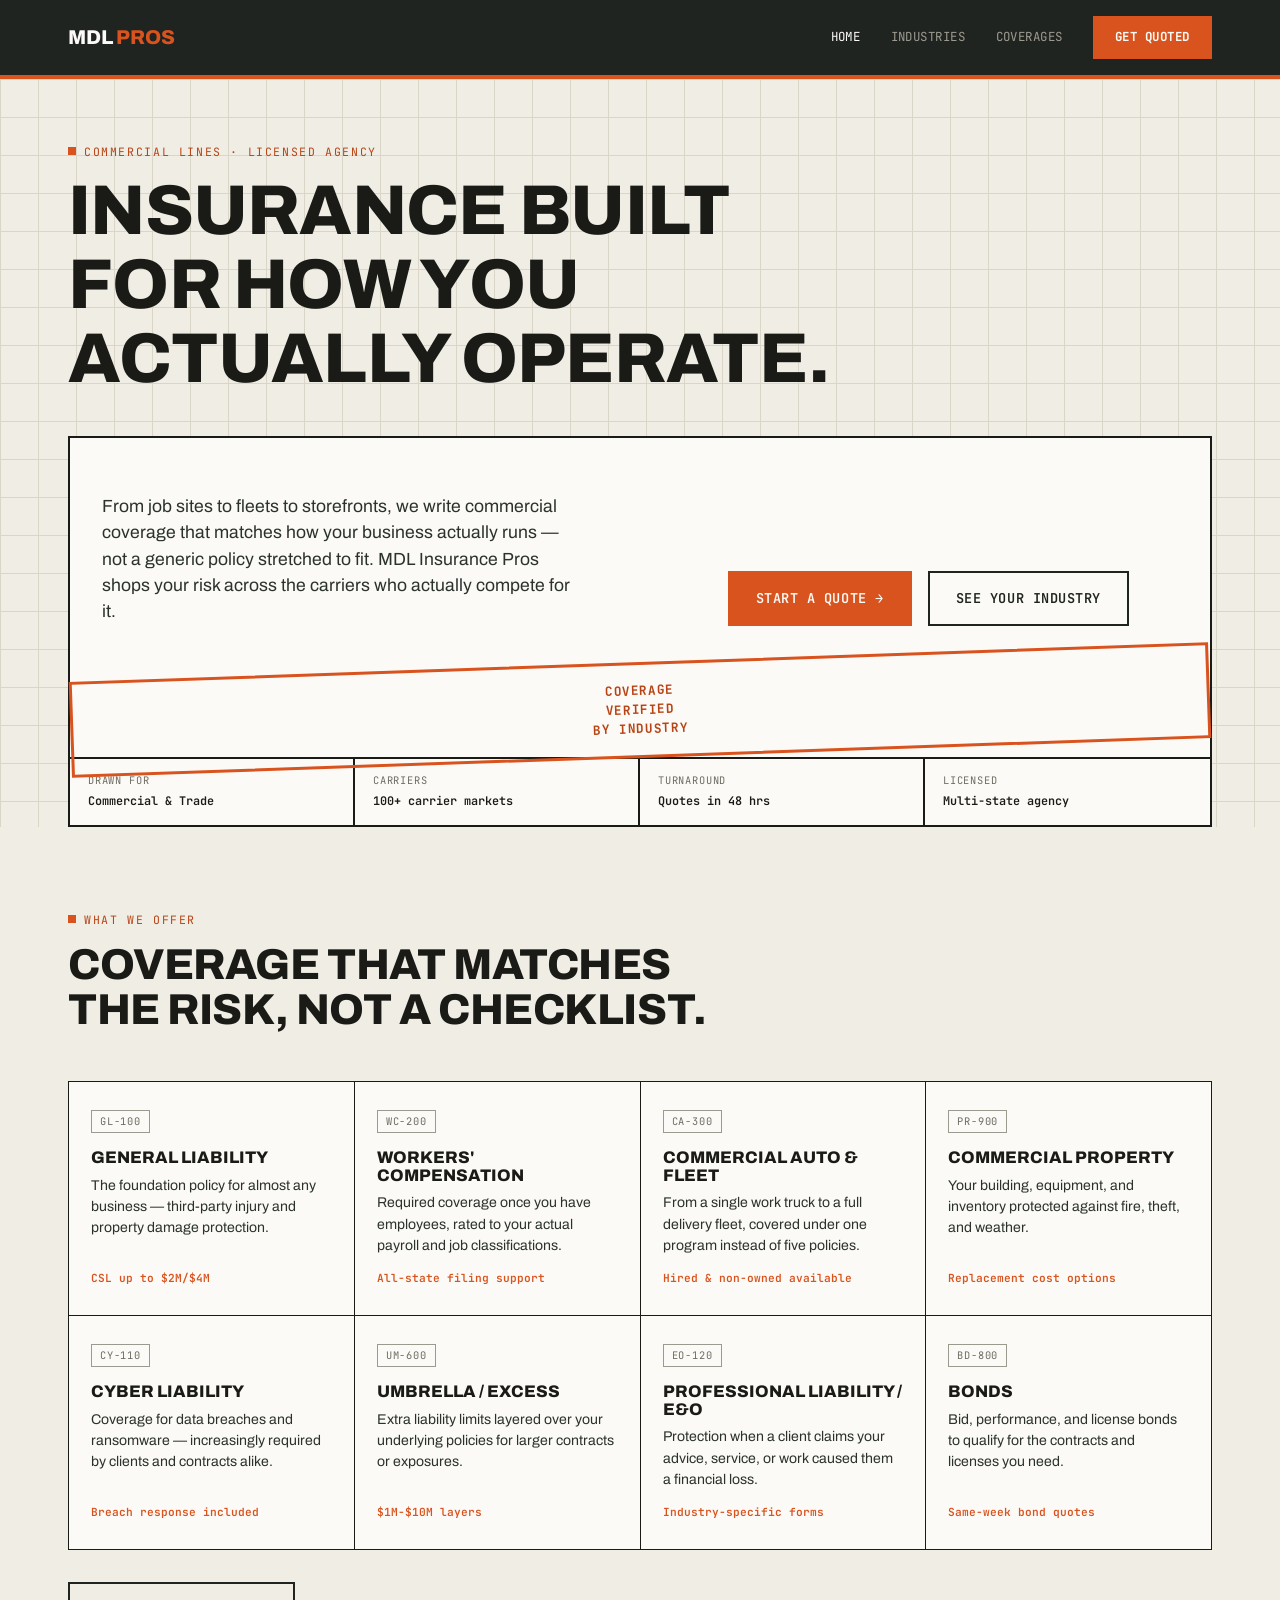
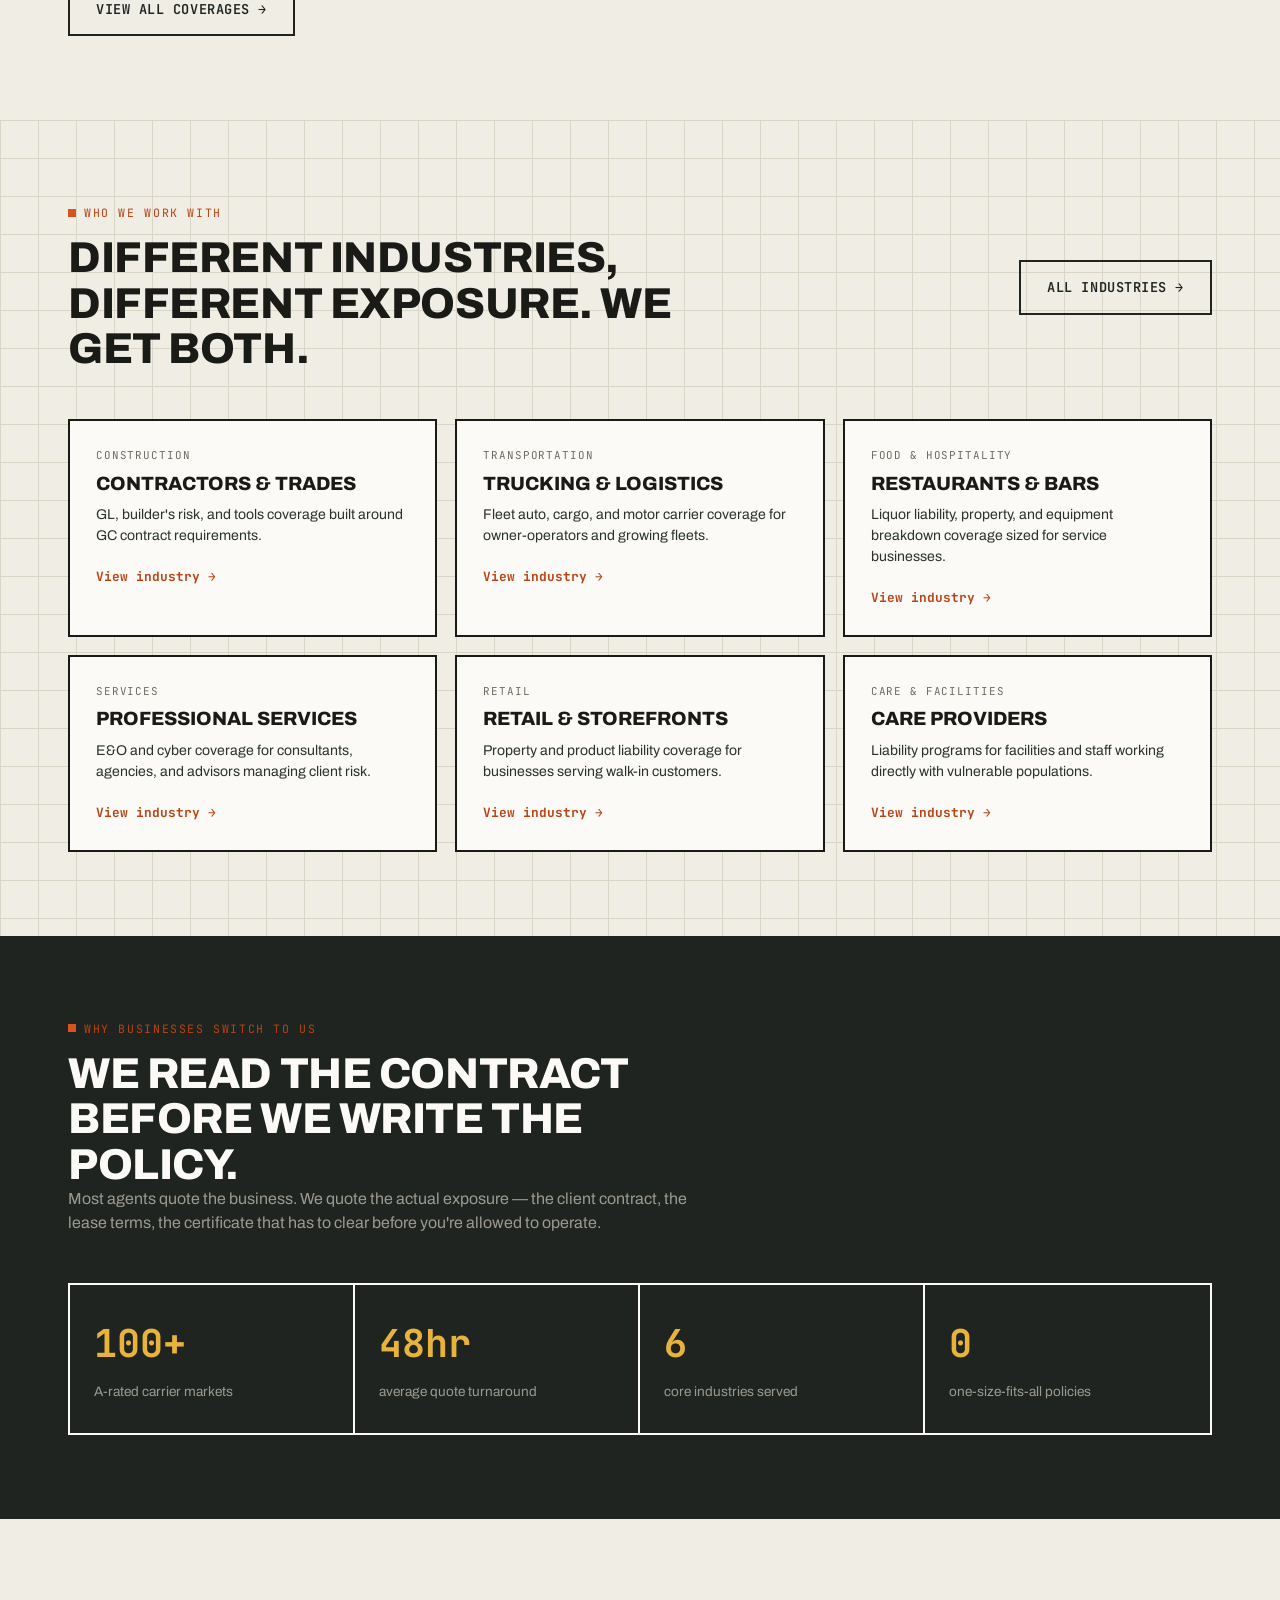
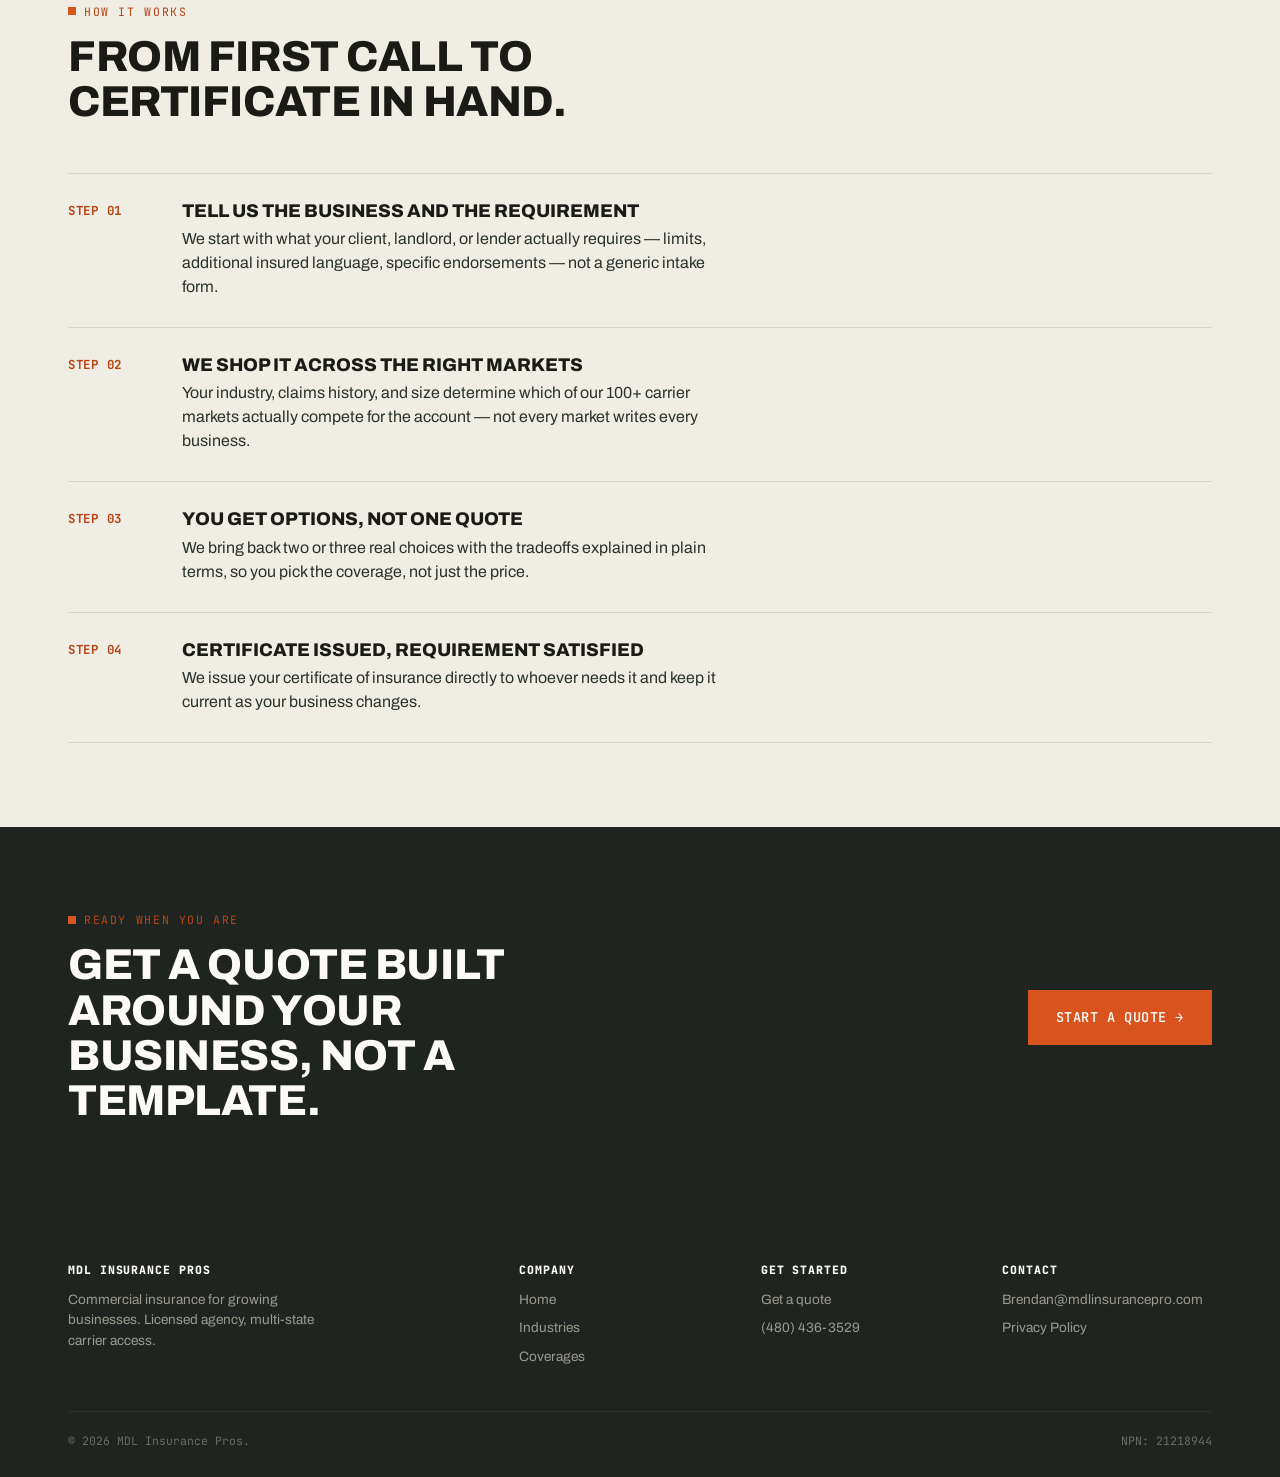
<file: index.html>
<!DOCTYPE html>
<html lang="en">
<head>
<meta charset="UTF-8">
<meta name="viewport" content="width=device-width, initial-scale=1.0">
<title>MDL Insurance Pros — Commercial Insurance for Growing Businesses</title>
<link rel="stylesheet" href="styles.css">
</head>
<body>

<header>
  <div class="header-inner">
    <a href="index.html" class="logo">MDL <span>PROS</span></a>
    <nav>
      <a href="index.html" class="active">Home</a>
      <a href="industries.html">Industries</a>
      <a href="coverages.html">Coverages</a>
      <a href="quote.html" class="nav-cta">Get Quoted</a>
    </nav>
    <button class="mobile-toggle" aria-label="Open menu" aria-expanded="false">≡</button>
  </div>
  <div class="mobile-nav" id="mobile-nav">
    <a href="index.html" class="active">Home</a>
    <a href="industries.html">Industries</a>
    <a href="coverages.html">Coverages</a>
    <a href="quote.html" class="nav-cta">Get Quoted</a>
  </div>
</header>

<section class="hero blueprint-bg">
  <div class="wrap">
    <div class="eyebrow">Commercial Lines · Licensed Agency</div>
    <h1>Insurance built<br>for how you<br>actually operate.</h1>

    <div class="title-block">
      <div class="hero-main">
        <p>From job sites to fleets to storefronts, we write commercial coverage that matches how your business actually runs — not a generic policy stretched to fit. MDL Insurance Pros shops your risk across the carriers who actually compete for it.</p>
        <div class="hero-actions">
          <a href="quote.html" class="btn btn-primary">Start a quote →</a>
          <a href="industries.html" class="btn btn-ghost">See your industry</a>
        </div>
      </div>
      <div class="hero-stamp">Coverage<br>Verified<br>By Industry</div>
      <div class="title-block-row">
        <div><span class="tb-label">Drawn for</span><span class="tb-value">Commercial &amp; Trade</span></div>
        <div><span class="tb-label">Carriers</span><span class="tb-value">100+ carrier markets</span></div>
        <div><span class="tb-label">Turnaround</span><span class="tb-value">Quotes in 48 hrs</span></div>
        <div><span class="tb-label">Licensed</span><span class="tb-value">Multi-state agency</span></div>
      </div>
    </div>
  </div>
</section>

<section>
  <div class="wrap">
    <div class="section-head">
      <div class="eyebrow">What we offer</div>
      <h2>Coverage that matches the risk, not a checklist.</h2>
    </div>
    <div class="stamp-grid">
      <div class="stamp-card">
        <span class="stamp-tag">GL-100</span>
        <h3>General Liability</h3>
        <p>The foundation policy for almost any business — third-party injury and property damage protection.</p>
        <span class="stamp-num">CSL up to $2M/$4M</span>
      </div>
      <div class="stamp-card">
        <span class="stamp-tag">WC-200</span>
        <h3>Workers' Compensation</h3>
        <p>Required coverage once you have employees, rated to your actual payroll and job classifications.</p>
        <span class="stamp-num">All-state filing support</span>
      </div>
      <div class="stamp-card">
        <span class="stamp-tag">CA-300</span>
        <h3>Commercial Auto &amp; Fleet</h3>
        <p>From a single work truck to a full delivery fleet, covered under one program instead of five policies.</p>
        <span class="stamp-num">Hired &amp; non-owned available</span>
      </div>
      <div class="stamp-card">
        <span class="stamp-tag">PR-900</span>
        <h3>Commercial Property</h3>
        <p>Your building, equipment, and inventory protected against fire, theft, and weather.</p>
        <span class="stamp-num">Replacement cost options</span>
      </div>
      <div class="stamp-card">
        <span class="stamp-tag">CY-110</span>
        <h3>Cyber Liability</h3>
        <p>Coverage for data breaches and ransomware — increasingly required by clients and contracts alike.</p>
        <span class="stamp-num">Breach response included</span>
      </div>
      <div class="stamp-card">
        <span class="stamp-tag">UM-600</span>
        <h3>Umbrella / Excess</h3>
        <p>Extra liability limits layered over your underlying policies for larger contracts or exposures.</p>
        <span class="stamp-num">$1M-$10M layers</span>
      </div>
      <div class="stamp-card">
        <span class="stamp-tag">EO-120</span>
        <h3>Professional Liability / E&amp;O</h3>
        <p>Protection when a client claims your advice, service, or work caused them a financial loss.</p>
        <span class="stamp-num">Industry-specific forms</span>
      </div>
      <div class="stamp-card">
        <span class="stamp-tag">BD-800</span>
        <h3>Bonds</h3>
        <p>Bid, performance, and license bonds to qualify for the contracts and licenses you need.</p>
        <span class="stamp-num">Same-week bond quotes</span>
      </div>
    </div>
    <div style="margin-top:32px;">
      <a href="coverages.html" class="btn btn-ghost">View all coverages →</a>
    </div>
  </div>
</section>

<section class="blueprint-bg">
  <div class="wrap">
    <div class="flex-between" style="margin-bottom:48px;">
      <div class="section-head" style="margin-bottom:0;">
        <div class="eyebrow">Who we work with</div>
        <h2>Different industries,<br>different exposure. We get both.</h2>
      </div>
      <a href="industries.html" class="btn btn-ghost">All industries →</a>
    </div>
    <div class="industry-grid">
      <a href="industries.html" class="industry-card">
        <div class="ic-eyebrow">Construction</div>
        <h3>Contractors &amp; Trades</h3>
        <p>GL, builder's risk, and tools coverage built around GC contract requirements.</p>
        <span class="ic-arrow">View industry →</span>
      </a>
      <a href="industries.html" class="industry-card">
        <div class="ic-eyebrow">Transportation</div>
        <h3>Trucking &amp; Logistics</h3>
        <p>Fleet auto, cargo, and motor carrier coverage for owner-operators and growing fleets.</p>
        <span class="ic-arrow">View industry →</span>
      </a>
      <a href="industries.html" class="industry-card">
        <div class="ic-eyebrow">Food &amp; Hospitality</div>
        <h3>Restaurants &amp; Bars</h3>
        <p>Liquor liability, property, and equipment breakdown coverage sized for service businesses.</p>
        <span class="ic-arrow">View industry →</span>
      </a>
      <a href="industries.html" class="industry-card">
        <div class="ic-eyebrow">Services</div>
        <h3>Professional Services</h3>
        <p>E&amp;O and cyber coverage for consultants, agencies, and advisors managing client risk.</p>
        <span class="ic-arrow">View industry →</span>
      </a>
      <a href="industries.html" class="industry-card">
        <div class="ic-eyebrow">Retail</div>
        <h3>Retail &amp; Storefronts</h3>
        <p>Property and product liability coverage for businesses serving walk-in customers.</p>
        <span class="ic-arrow">View industry →</span>
      </a>
      <a href="industries.html" class="industry-card">
        <div class="ic-eyebrow">Care &amp; Facilities</div>
        <h3>Care Providers</h3>
        <p>Liability programs for facilities and staff working directly with vulnerable populations.</p>
        <span class="ic-arrow">View industry →</span>
      </a>
    </div>
  </div>
</section>

<section class="steel-bg">
  <div class="wrap">
    <div class="section-head">
      <div class="eyebrow">Why businesses switch to us</div>
      <h2>We read the contract before we write the policy.</h2>
      <p>Most agents quote the business. We quote the actual exposure — the client contract, the lease terms, the certificate that has to clear before you're allowed to operate.</p>
    </div>
    <div class="stats-strip">
      <div class="stat-block">
        <span class="stat-num">100+</span>
        <span class="stat-label">A-rated carrier markets</span>
      </div>
      <div class="stat-block">
        <span class="stat-num">48hr</span>
        <span class="stat-label">average quote turnaround</span>
      </div>
      <div class="stat-block">
        <span class="stat-num">6</span>
        <span class="stat-label">core industries served</span>
      </div>
      <div class="stat-block">
        <span class="stat-num">0</span>
        <span class="stat-label">one-size-fits-all policies</span>
      </div>
    </div>
  </div>
</section>

<section>
  <div class="wrap">
    <div class="section-head">
      <div class="eyebrow">How it works</div>
      <h2>From first call to certificate in hand.</h2>
    </div>
    <div class="process-list">
      <div class="process-item">
        <span class="process-step">STEP 01</span>
        <div>
          <h3>Tell us the business and the requirement</h3>
          <p>We start with what your client, landlord, or lender actually requires — limits, additional insured language, specific endorsements — not a generic intake form.</p>
        </div>
      </div>
      <div class="process-item">
        <span class="process-step">STEP 02</span>
        <div>
          <h3>We shop it across the right markets</h3>
          <p>Your industry, claims history, and size determine which of our 100+ carrier markets actually compete for the account — not every market writes every business.</p>
        </div>
      </div>
      <div class="process-item">
        <span class="process-step">STEP 03</span>
        <div>
          <h3>You get options, not one quote</h3>
          <p>We bring back two or three real choices with the tradeoffs explained in plain terms, so you pick the coverage, not just the price.</p>
        </div>
      </div>
      <div class="process-item">
        <span class="process-step">STEP 04</span>
        <div>
          <h3>Certificate issued, requirement satisfied</h3>
          <p>We issue your certificate of insurance directly to whoever needs it and keep it current as your business changes.</p>
        </div>
      </div>
    </div>
  </div>
</section>

<!-- Testimonial section removed — add a real client quote here once available -->
<!-- Suggested structure to re-add:
<section class="blueprint-bg">
  <div class="wrap">
    <div class="section-head">
      <div class="eyebrow">From our clients</div>
      <h2>What other business owners say.</h2>
    </div>
    <div class="testimonial-card">
      <p class="quote">"[Real client quote here]"</p>
      <div class="testimonial-meta"><strong>[Client name]</strong> — [Their role], [their industry] · [City, State]</div>
    </div>
  </div>
</section>
-->

<section class="steel-bg" id="quote-cta">
  <div class="wrap">
    <div class="flex-between">
      <div>
        <div class="eyebrow">Ready when you are</div>
        <h2 style="max-width:520px;">Get a quote built around your business, not a template.</h2>
      </div>
      <a href="quote.html" class="btn btn-primary">Start a quote →</a>
    </div>
  </div>
</section>

<footer>
  <div class="wrap">
    <div class="footer-grid">
      <div class="footer-col">
        <h4>MDL Insurance Pros</h4>
        <p style="max-width:280px;">Commercial insurance for growing businesses. Licensed agency, multi-state carrier access.</p>
      </div>
      <div class="footer-col">
        <h4>Company</h4>
        <a href="index.html">Home</a>
        <a href="industries.html">Industries</a>
        <a href="coverages.html">Coverages</a>
      </div>
      <div class="footer-col">
        <h4>Get Started</h4>
        <a href="quote.html">Get a quote</a>
        <a href="tel:+14804363529">(480) 436-3529</a>
      </div>
      <div class="footer-col">
        <h4>Contact</h4>
        <a href="mailto:Brendan@mdlinsurancepro.com">Brendan@mdlinsurancepro.com</a>
        <a href="privacy.html">Privacy Policy</a>
      </div>
    </div>
    <div class="footer-bottom">
      <span>© 2026 MDL Insurance Pros.</span>
      <span>NPN: 21218944</span>
    </div>
  </div>
</footer>

<script>
(function() {
  var toggle = document.querySelector('.mobile-toggle');
  var menu = document.getElementById('mobile-nav');
  if (!toggle || !menu) return;
  toggle.addEventListener('click', function() {
    var isOpen = menu.classList.toggle('open');
    toggle.setAttribute('aria-expanded', isOpen ? 'true' : 'false');
    toggle.textContent = isOpen ? '×' : '≡';
  });
})();
</script>

</body>
</html>
</file>
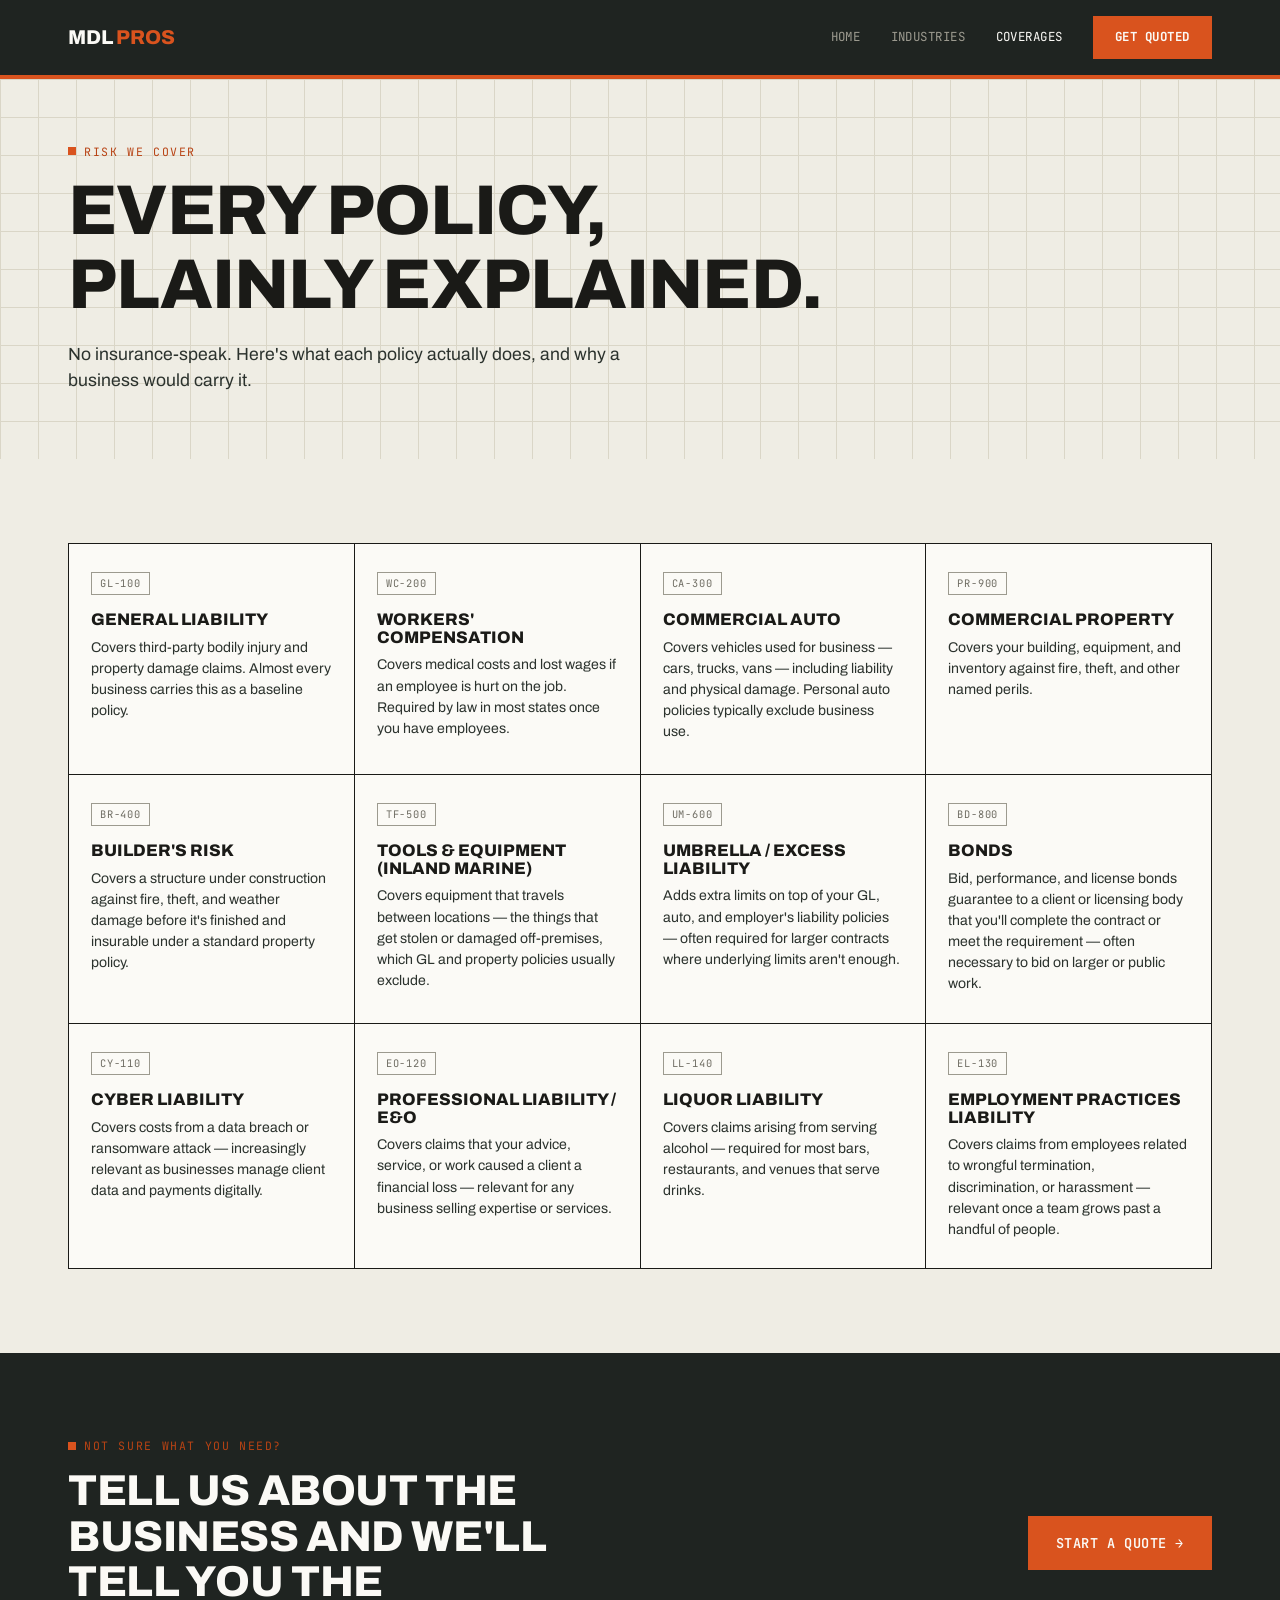
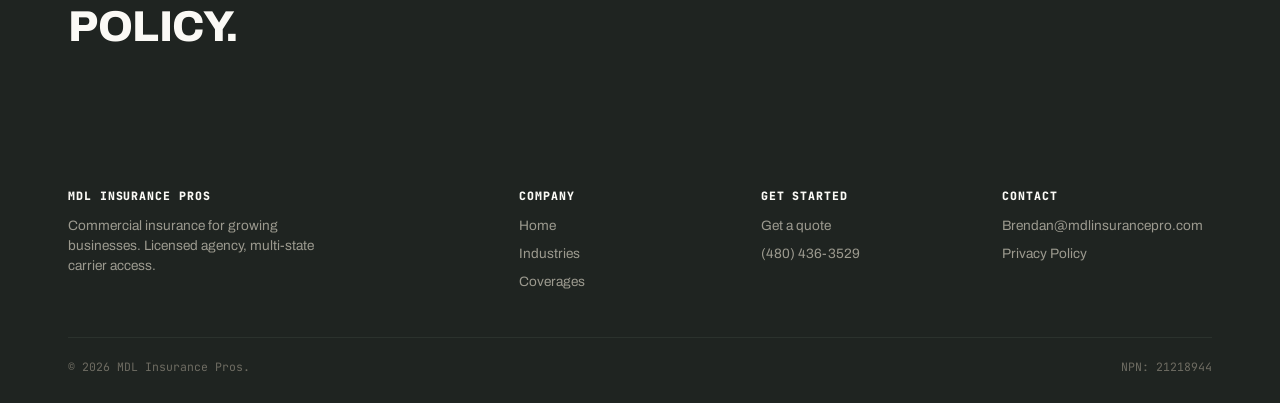
<file: coverages.html>
<!DOCTYPE html>
<html lang="en">
<head>
<meta charset="UTF-8">
<meta name="viewport" content="width=device-width, initial-scale=1.0">
<title>Coverages — MDL Insurance Pros</title>
<link rel="stylesheet" href="styles.css">
</head>
<body>

<header>
  <div class="header-inner">
    <a href="index.html" class="logo">MDL <span>PROS</span></a>
    <nav>
      <a href="index.html">Home</a>
      <a href="industries.html">Industries</a>
      <a href="coverages.html" class="active">Coverages</a>
      <a href="quote.html" class="nav-cta">Get Quoted</a>
    </nav>
    <button class="mobile-toggle" aria-label="Open menu" aria-expanded="false">≡</button>
  </div>
  <div class="mobile-nav" id="mobile-nav">
    <a href="index.html">Home</a>
    <a href="industries.html">Industries</a>
    <a href="coverages.html" class="active">Coverages</a>
    <a href="quote.html" class="nav-cta">Get Quoted</a>
  </div>
</header>

<section class="hero blueprint-bg" style="padding-bottom:64px;">
  <div class="wrap">
    <div class="eyebrow">Risk We Cover</div>
    <h1>Every policy,<br>plainly explained.</h1>
    <p style="max-width:560px; margin-top:20px; font-size:1.1rem;">No insurance-speak. Here's what each policy actually does, and why a business would carry it.</p>
  </div>
</section>

<section>
  <div class="wrap">
    <div class="stamp-grid">

      <div class="stamp-card" style="min-height:230px;">
        <span class="stamp-tag">GL-100</span>
        <h3>General Liability</h3>
        <p>Covers third-party bodily injury and property damage claims. Almost every business carries this as a baseline policy.</p>
      </div>

      <div class="stamp-card" style="min-height:230px;">
        <span class="stamp-tag">WC-200</span>
        <h3>Workers' Compensation</h3>
        <p>Covers medical costs and lost wages if an employee is hurt on the job. Required by law in most states once you have employees.</p>
      </div>

      <div class="stamp-card" style="min-height:230px;">
        <span class="stamp-tag">CA-300</span>
        <h3>Commercial Auto</h3>
        <p>Covers vehicles used for business — cars, trucks, vans — including liability and physical damage. Personal auto policies typically exclude business use.</p>
      </div>

      <div class="stamp-card" style="min-height:230px;">
        <span class="stamp-tag">PR-900</span>
        <h3>Commercial Property</h3>
        <p>Covers your building, equipment, and inventory against fire, theft, and other named perils.</p>
      </div>

      <div class="stamp-card" style="min-height:230px;">
        <span class="stamp-tag">BR-400</span>
        <h3>Builder's Risk</h3>
        <p>Covers a structure under construction against fire, theft, and weather damage before it's finished and insurable under a standard property policy.</p>
      </div>

      <div class="stamp-card" style="min-height:230px;">
        <span class="stamp-tag">TF-500</span>
        <h3>Tools &amp; Equipment (Inland Marine)</h3>
        <p>Covers equipment that travels between locations — the things that get stolen or damaged off-premises, which GL and property policies usually exclude.</p>
      </div>

      <div class="stamp-card" style="min-height:230px;">
        <span class="stamp-tag">UM-600</span>
        <h3>Umbrella / Excess Liability</h3>
        <p>Adds extra limits on top of your GL, auto, and employer's liability policies — often required for larger contracts where underlying limits aren't enough.</p>
      </div>

      <div class="stamp-card" style="min-height:230px;">
        <span class="stamp-tag">BD-800</span>
        <h3>Bonds</h3>
        <p>Bid, performance, and license bonds guarantee to a client or licensing body that you'll complete the contract or meet the requirement — often necessary to bid on larger or public work.</p>
      </div>

      <div class="stamp-card" style="min-height:230px;">
        <span class="stamp-tag">CY-110</span>
        <h3>Cyber Liability</h3>
        <p>Covers costs from a data breach or ransomware attack — increasingly relevant as businesses manage client data and payments digitally.</p>
      </div>

      <div class="stamp-card" style="min-height:230px;">
        <span class="stamp-tag">EO-120</span>
        <h3>Professional Liability / E&amp;O</h3>
        <p>Covers claims that your advice, service, or work caused a client a financial loss — relevant for any business selling expertise or services.</p>
      </div>

      <div class="stamp-card" style="min-height:230px;">
        <span class="stamp-tag">LL-140</span>
        <h3>Liquor Liability</h3>
        <p>Covers claims arising from serving alcohol — required for most bars, restaurants, and venues that serve drinks.</p>
      </div>

      <div class="stamp-card" style="min-height:230px;">
        <span class="stamp-tag">EL-130</span>
        <h3>Employment Practices Liability</h3>
        <p>Covers claims from employees related to wrongful termination, discrimination, or harassment — relevant once a team grows past a handful of people.</p>
      </div>

    </div>
  </div>
</section>

<section class="steel-bg">
  <div class="wrap">
    <div class="flex-between">
      <div>
        <div class="eyebrow">Not sure what you need?</div>
        <h2 style="max-width:480px;">Tell us about the business and we'll tell you the policy.</h2>
      </div>
      <a href="quote.html" class="btn btn-primary">Start a quote →</a>
    </div>
  </div>
</section>

<footer>
  <div class="wrap">
    <div class="footer-grid">
      <div class="footer-col">
        <h4>MDL Insurance Pros</h4>
        <p style="max-width:280px;">Commercial insurance for growing businesses. Licensed agency, multi-state carrier access.</p>
      </div>
      <div class="footer-col">
        <h4>Company</h4>
        <a href="index.html">Home</a>
        <a href="industries.html">Industries</a>
        <a href="coverages.html">Coverages</a>
      </div>
      <div class="footer-col">
        <h4>Get Started</h4>
        <a href="quote.html">Get a quote</a>
        <a href="tel:+14804363529">(480) 436-3529</a>
      </div>
      <div class="footer-col">
        <h4>Contact</h4>
        <a href="mailto:Brendan@mdlinsurancepro.com">Brendan@mdlinsurancepro.com</a>
        <a href="privacy.html">Privacy Policy</a>
      </div>
    </div>
    <div class="footer-bottom">
      <span>© 2026 MDL Insurance Pros.</span>
      <span>NPN: 21218944</span>
    </div>
  </div>
</footer>

<script>
(function() {
  var toggle = document.querySelector('.mobile-toggle');
  var menu = document.getElementById('mobile-nav');
  if (!toggle || !menu) return;
  toggle.addEventListener('click', function() {
    var isOpen = menu.classList.toggle('open');
    toggle.setAttribute('aria-expanded', isOpen ? 'true' : 'false');
    toggle.textContent = isOpen ? '×' : '≡';
  });
})();
</script>

</body>
</html>
</file>
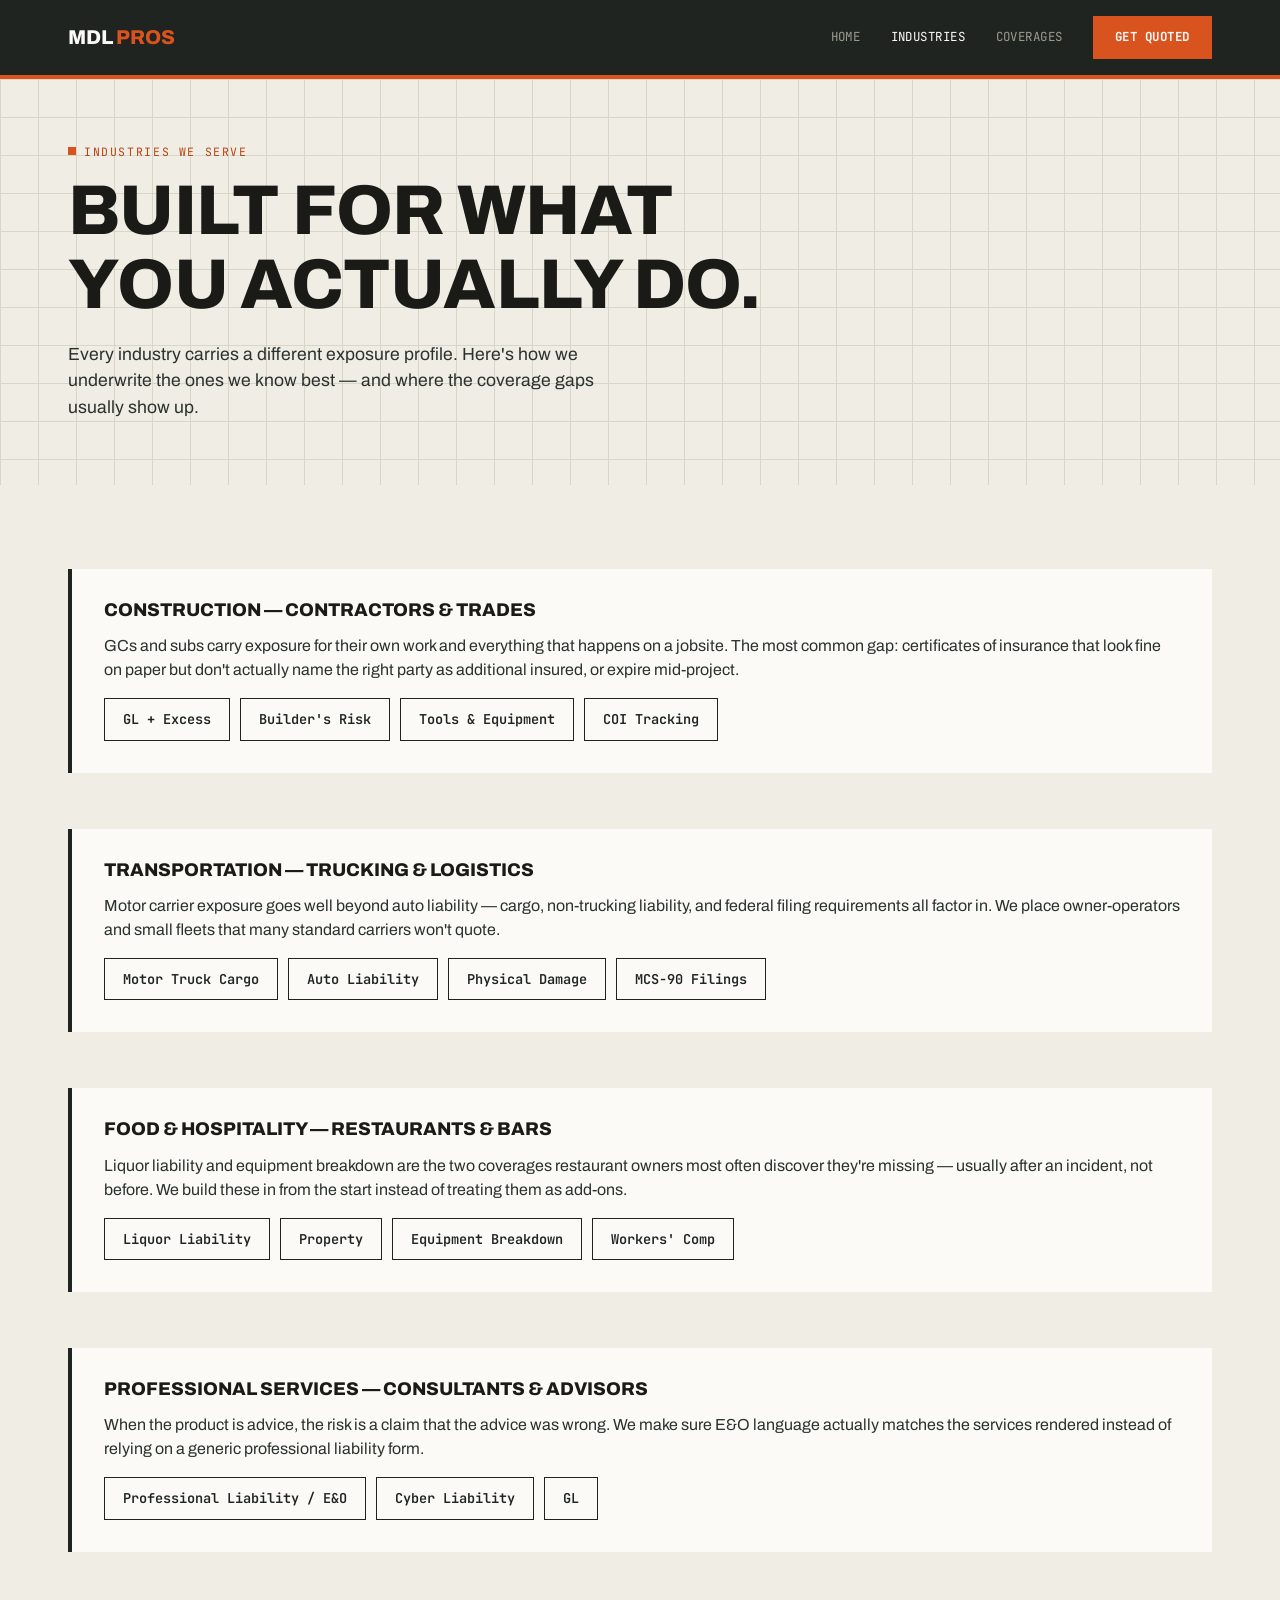
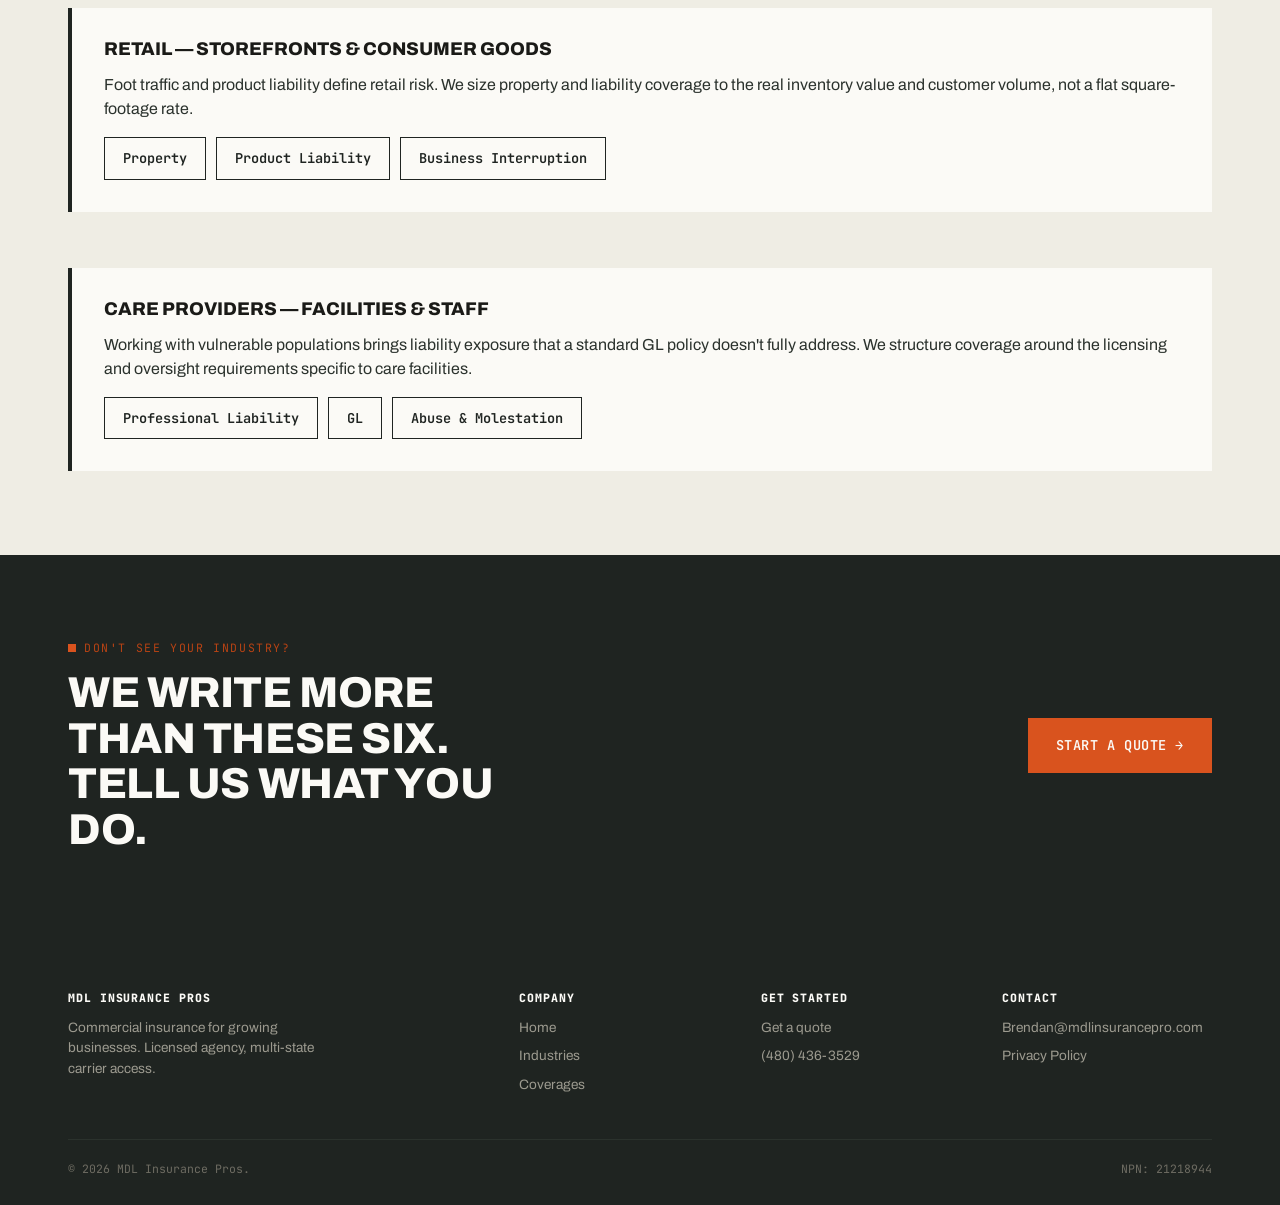
<file: industries.html>
<!DOCTYPE html>
<html lang="en">
<head>
<meta charset="UTF-8">
<meta name="viewport" content="width=device-width, initial-scale=1.0">
<title>Industries We Serve — MDL Insurance Pros</title>
<link rel="stylesheet" href="styles.css">
</head>
<body>

<header>
  <div class="header-inner">
    <a href="index.html" class="logo">MDL <span>PROS</span></a>
    <nav>
      <a href="index.html">Home</a>
      <a href="industries.html" class="active">Industries</a>
      <a href="coverages.html">Coverages</a>
      <a href="quote.html" class="nav-cta">Get Quoted</a>
    </nav>
    <button class="mobile-toggle" aria-label="Open menu" aria-expanded="false">≡</button>
  </div>
  <div class="mobile-nav" id="mobile-nav">
    <a href="index.html">Home</a>
    <a href="industries.html" class="active">Industries</a>
    <a href="coverages.html">Coverages</a>
    <a href="quote.html" class="nav-cta">Get Quoted</a>
  </div>
</header>

<section class="hero blueprint-bg" style="padding-bottom:64px;">
  <div class="wrap">
    <div class="eyebrow">Industries We Serve</div>
    <h1>Built for what<br>you actually do.</h1>
    <p style="max-width:560px; margin-top:20px; font-size:1.1rem;">Every industry carries a different exposure profile. Here's how we underwrite the ones we know best — and where the coverage gaps usually show up.</p>
  </div>
</section>

<section>
  <div class="wrap">

    <div class="testimonial-card" style="margin-bottom:56px; border-left-color: var(--steel);">
      <h3 style="margin-bottom:14px;">Construction — Contractors &amp; Trades</h3>
      <p style="color:var(--steel-soft); margin-bottom:16px;">GCs and subs carry exposure for their own work and everything that happens on a jobsite. The most common gap: certificates of insurance that look fine on paper but don't actually name the right party as additional insured, or expire mid-project.</p>
      <div class="tag-row">
        <span class="carrier-chip">GL + Excess</span>
        <span class="carrier-chip">Builder's Risk</span>
        <span class="carrier-chip">Tools &amp; Equipment</span>
        <span class="carrier-chip">COI Tracking</span>
      </div>
    </div>

    <div class="testimonial-card" style="margin-bottom:56px; border-left-color: var(--steel);">
      <h3 style="margin-bottom:14px;">Transportation — Trucking &amp; Logistics</h3>
      <p style="color:var(--steel-soft); margin-bottom:16px;">Motor carrier exposure goes well beyond auto liability — cargo, non-trucking liability, and federal filing requirements all factor in. We place owner-operators and small fleets that many standard carriers won't quote.</p>
      <div class="tag-row">
        <span class="carrier-chip">Motor Truck Cargo</span>
        <span class="carrier-chip">Auto Liability</span>
        <span class="carrier-chip">Physical Damage</span>
        <span class="carrier-chip">MCS-90 Filings</span>
      </div>
    </div>

    <div class="testimonial-card" style="margin-bottom:56px; border-left-color: var(--steel);">
      <h3 style="margin-bottom:14px;">Food &amp; Hospitality — Restaurants &amp; Bars</h3>
      <p style="color:var(--steel-soft); margin-bottom:16px;">Liquor liability and equipment breakdown are the two coverages restaurant owners most often discover they're missing — usually after an incident, not before. We build these in from the start instead of treating them as add-ons.</p>
      <div class="tag-row">
        <span class="carrier-chip">Liquor Liability</span>
        <span class="carrier-chip">Property</span>
        <span class="carrier-chip">Equipment Breakdown</span>
        <span class="carrier-chip">Workers' Comp</span>
      </div>
    </div>

    <div class="testimonial-card" style="margin-bottom:56px; border-left-color: var(--steel);">
      <h3 style="margin-bottom:14px;">Professional Services — Consultants &amp; Advisors</h3>
      <p style="color:var(--steel-soft); margin-bottom:16px;">When the product is advice, the risk is a claim that the advice was wrong. We make sure E&amp;O language actually matches the services rendered instead of relying on a generic professional liability form.</p>
      <div class="tag-row">
        <span class="carrier-chip">Professional Liability / E&amp;O</span>
        <span class="carrier-chip">Cyber Liability</span>
        <span class="carrier-chip">GL</span>
      </div>
    </div>

    <div class="testimonial-card" style="margin-bottom:56px; border-left-color: var(--steel);">
      <h3 style="margin-bottom:14px;">Retail — Storefronts &amp; Consumer Goods</h3>
      <p style="color:var(--steel-soft); margin-bottom:16px;">Foot traffic and product liability define retail risk. We size property and liability coverage to the real inventory value and customer volume, not a flat square-footage rate.</p>
      <div class="tag-row">
        <span class="carrier-chip">Property</span>
        <span class="carrier-chip">Product Liability</span>
        <span class="carrier-chip">Business Interruption</span>
      </div>
    </div>

    <div class="testimonial-card" style="border-left-color: var(--steel);">
      <h3 style="margin-bottom:14px;">Care Providers — Facilities &amp; Staff</h3>
      <p style="color:var(--steel-soft); margin-bottom:16px;">Working with vulnerable populations brings liability exposure that a standard GL policy doesn't fully address. We structure coverage around the licensing and oversight requirements specific to care facilities.</p>
      <div class="tag-row">
        <span class="carrier-chip">Professional Liability</span>
        <span class="carrier-chip">GL</span>
        <span class="carrier-chip">Abuse &amp; Molestation</span>
      </div>
    </div>

  </div>
</section>

<section class="steel-bg">
  <div class="wrap">
    <div class="flex-between">
      <div>
        <div class="eyebrow">Don't see your industry?</div>
        <h2 style="max-width:480px;">We write more than these six. Tell us what you do.</h2>
      </div>
      <a href="quote.html" class="btn btn-primary">Start a quote →</a>
    </div>
  </div>
</section>

<footer>
  <div class="wrap">
    <div class="footer-grid">
      <div class="footer-col">
        <h4>MDL Insurance Pros</h4>
        <p style="max-width:280px;">Commercial insurance for growing businesses. Licensed agency, multi-state carrier access.</p>
      </div>
      <div class="footer-col">
        <h4>Company</h4>
        <a href="index.html">Home</a>
        <a href="industries.html">Industries</a>
        <a href="coverages.html">Coverages</a>
      </div>
      <div class="footer-col">
        <h4>Get Started</h4>
        <a href="quote.html">Get a quote</a>
        <a href="tel:+14804363529">(480) 436-3529</a>
      </div>
      <div class="footer-col">
        <h4>Contact</h4>
        <a href="mailto:Brendan@mdlinsurancepro.com">Brendan@mdlinsurancepro.com</a>
        <a href="privacy.html">Privacy Policy</a>
      </div>
    </div>
    <div class="footer-bottom">
      <span>© 2026 MDL Insurance Pros.</span>
      <span>NPN: 21218944</span>
    </div>
  </div>
</footer>

<script>
(function() {
  var toggle = document.querySelector('.mobile-toggle');
  var menu = document.getElementById('mobile-nav');
  if (!toggle || !menu) return;
  toggle.addEventListener('click', function() {
    var isOpen = menu.classList.toggle('open');
    toggle.setAttribute('aria-expanded', isOpen ? 'true' : 'false');
    toggle.textContent = isOpen ? '×' : '≡';
  });
})();
</script>

</body>
</html>
</file>
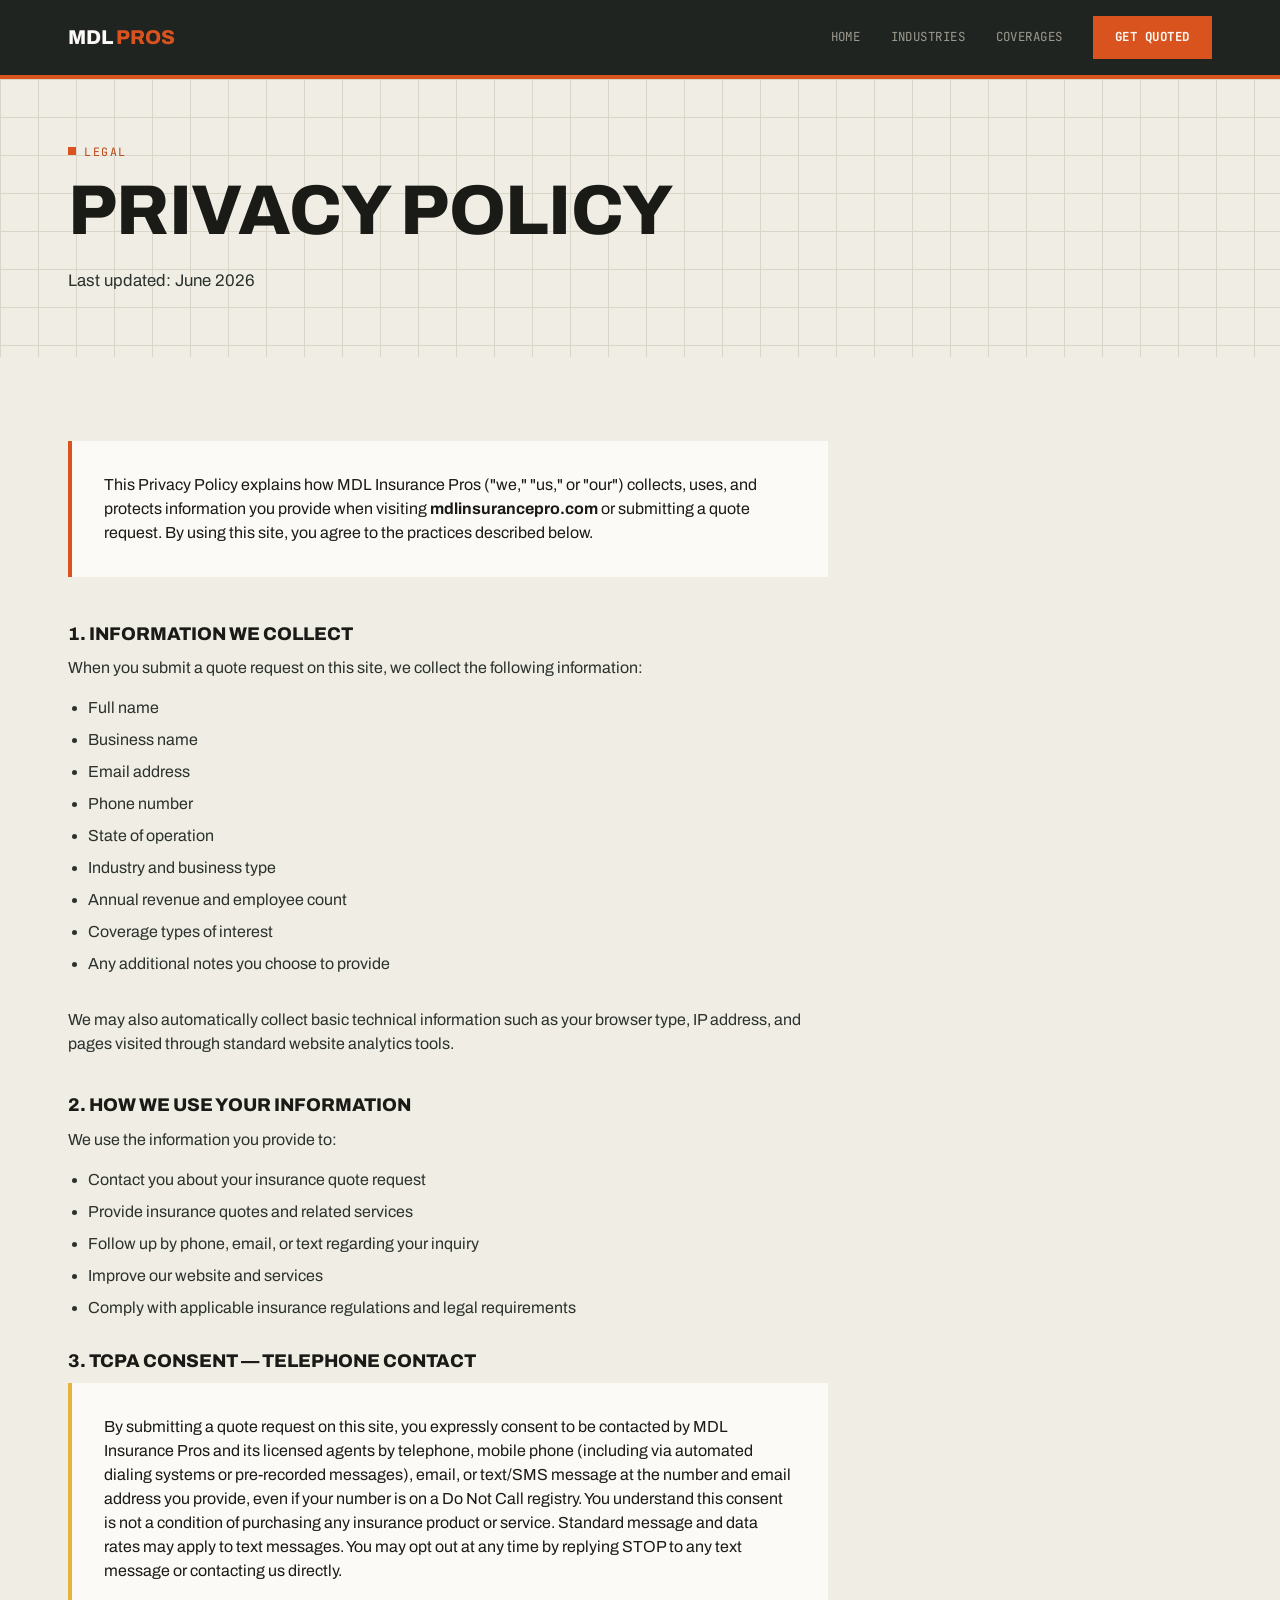
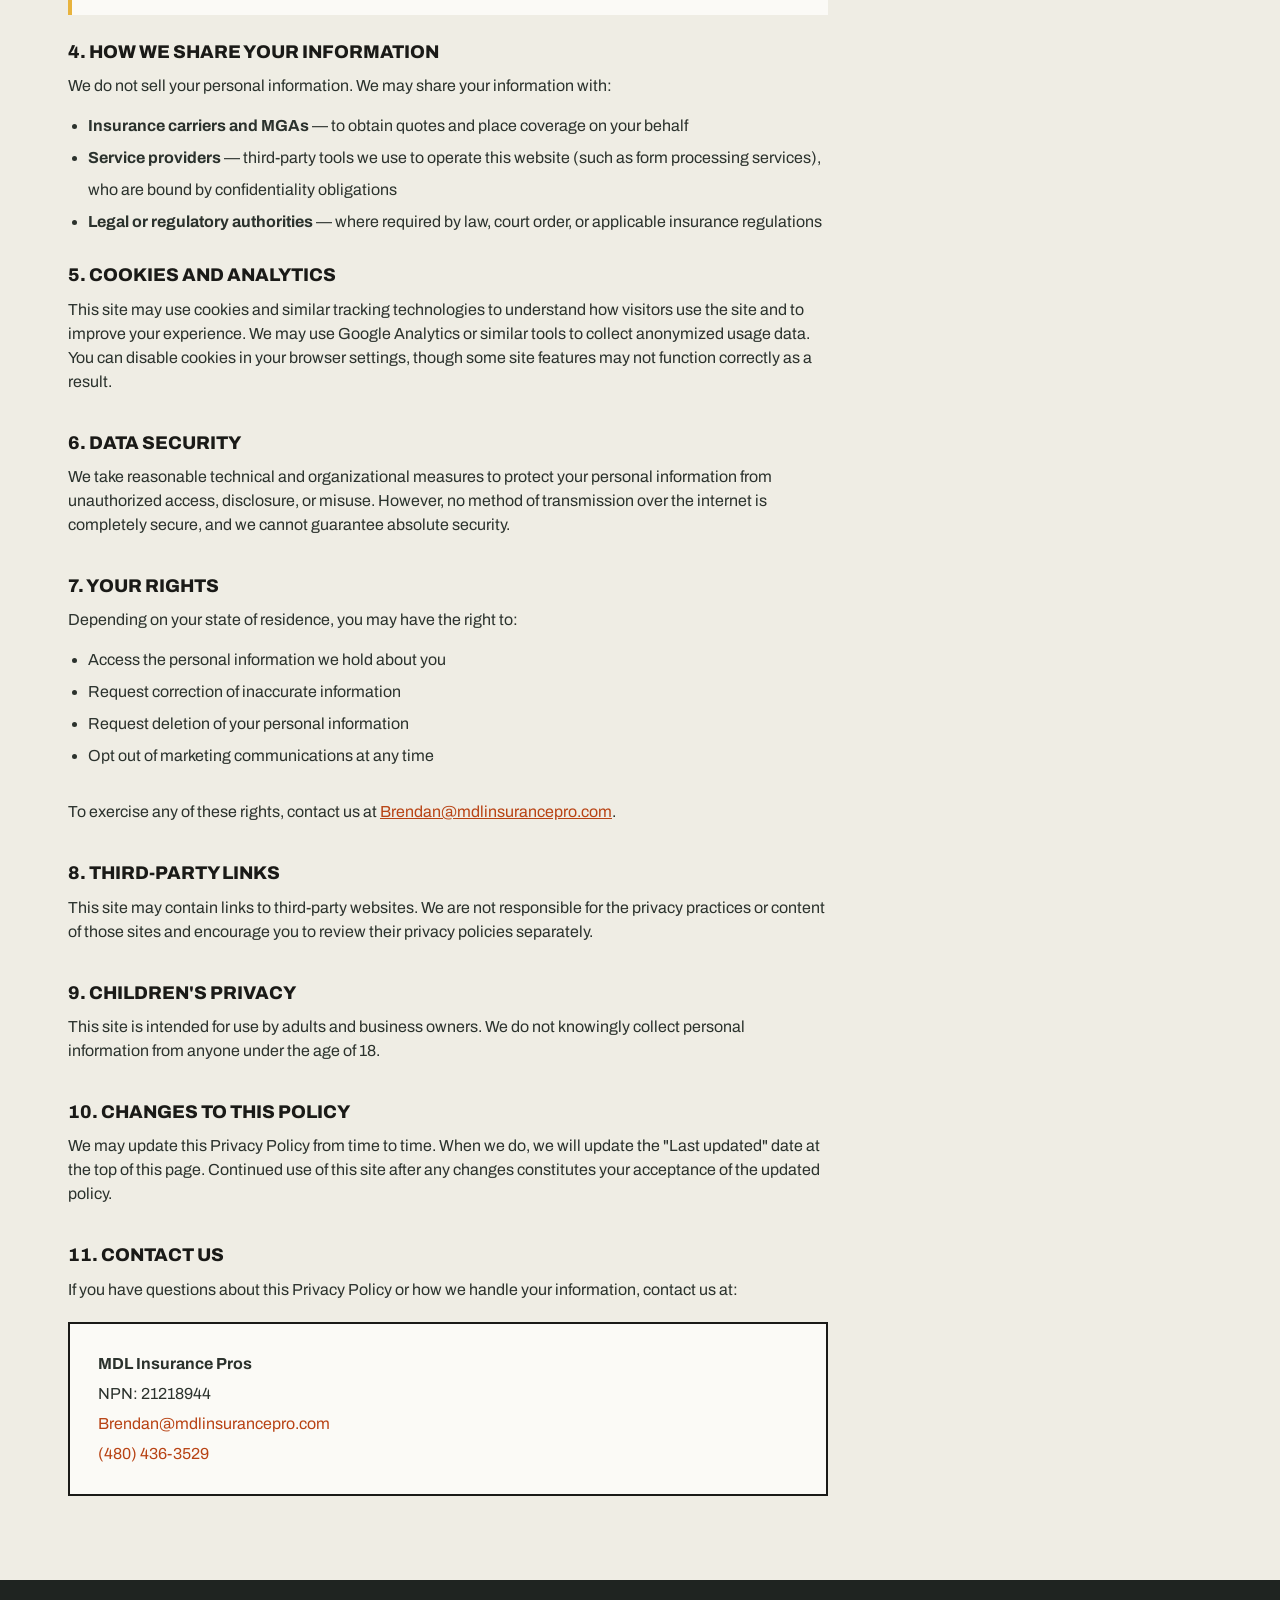
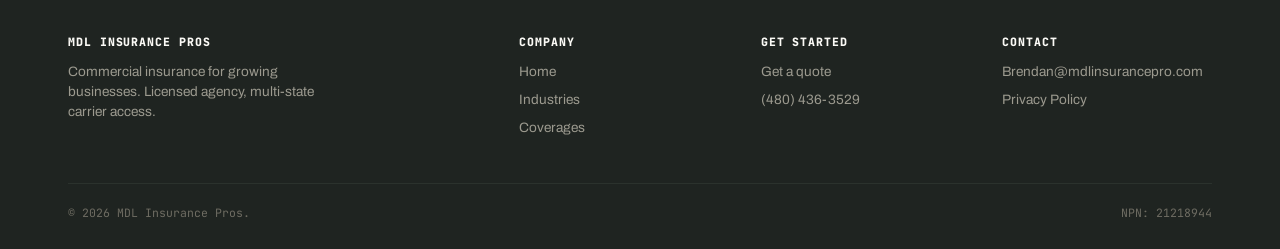
<file: privacy.html>
<!DOCTYPE html>
<html lang="en">
<head>
<meta charset="UTF-8">
<meta name="viewport" content="width=device-width, initial-scale=1.0">
<title>Privacy Policy — MDL Insurance Pros</title>
<link rel="stylesheet" href="styles.css">
</head>
<body>

<header>
  <div class="header-inner">
    <a href="index.html" class="logo">MDL <span>PROS</span></a>
    <nav>
      <a href="index.html">Home</a>
      <a href="industries.html">Industries</a>
      <a href="coverages.html">Coverages</a>
      <a href="quote.html" class="nav-cta">Get Quoted</a>
    </nav>
    <button class="mobile-toggle" aria-label="Open menu" aria-expanded="false">≡</button>
  </div>
  <div class="mobile-nav" id="mobile-nav">
    <a href="index.html">Home</a>
    <a href="industries.html">Industries</a>
    <a href="coverages.html">Coverages</a>
    <a href="quote.html" class="nav-cta">Get Quoted</a>
  </div>
</header>

<section class="hero blueprint-bg" style="padding-bottom:64px;">
  <div class="wrap">
    <div class="eyebrow">Legal</div>
    <h1>Privacy Policy</h1>
    <p style="max-width:560px; margin-top:20px; font-size:1.05rem;">Last updated: June 2026</p>
  </div>
</section>

<section>
  <div class="wrap">
    <div style="max-width:760px;">

      <div class="testimonial-card" style="border-left-color:var(--safety-orange); margin-bottom:48px;">
        <p style="color:var(--ink);">This Privacy Policy explains how MDL Insurance Pros ("we," "us," or "our") collects, uses, and protects information you provide when visiting <strong>mdlinsurancepro.com</strong> or submitting a quote request. By using this site, you agree to the practices described below.</p>
      </div>

      <h3 style="margin-bottom:12px;">1. Information We Collect</h3>
      <p style="margin-bottom:8px;">When you submit a quote request on this site, we collect the following information:</p>
      <ul style="margin:12px 0 28px 20px; color:var(--steel-soft); line-height:2;">
        <li>Full name</li>
        <li>Business name</li>
        <li>Email address</li>
        <li>Phone number</li>
        <li>State of operation</li>
        <li>Industry and business type</li>
        <li>Annual revenue and employee count</li>
        <li>Coverage types of interest</li>
        <li>Any additional notes you choose to provide</li>
      </ul>
      <p style="margin-bottom:40px;">We may also automatically collect basic technical information such as your browser type, IP address, and pages visited through standard website analytics tools.</p>

      <h3 style="margin-bottom:12px;">2. How We Use Your Information</h3>
      <p style="margin-bottom:8px;">We use the information you provide to:</p>
      <ul style="margin:12px 0 28px 20px; color:var(--steel-soft); line-height:2;">
        <li>Contact you about your insurance quote request</li>
        <li>Provide insurance quotes and related services</li>
        <li>Follow up by phone, email, or text regarding your inquiry</li>
        <li>Improve our website and services</li>
        <li>Comply with applicable insurance regulations and legal requirements</li>
      </ul>

      <h3 style="margin-bottom:12px;">3. TCPA Consent — Telephone Contact</h3>
      <div class="testimonial-card" style="border-left-color:var(--safety-yellow); margin-bottom:28px;">
        <p style="color:var(--ink);">By submitting a quote request on this site, you expressly consent to be contacted by MDL Insurance Pros and its licensed agents by telephone, mobile phone (including via automated dialing systems or pre-recorded messages), email, or text/SMS message at the number and email address you provide, even if your number is on a Do Not Call registry. You understand this consent is not a condition of purchasing any insurance product or service. Standard message and data rates may apply to text messages. You may opt out at any time by replying STOP to any text message or contacting us directly.</p>
      </div>

      <h3 style="margin-bottom:12px;">4. How We Share Your Information</h3>
      <p style="margin-bottom:8px;">We do not sell your personal information. We may share your information with:</p>
      <ul style="margin:12px 0 28px 20px; color:var(--steel-soft); line-height:2;">
        <li><strong>Insurance carriers and MGAs</strong> — to obtain quotes and place coverage on your behalf</li>
        <li><strong>Service providers</strong> — third-party tools we use to operate this website (such as form processing services), who are bound by confidentiality obligations</li>
        <li><strong>Legal or regulatory authorities</strong> — where required by law, court order, or applicable insurance regulations</li>
      </ul>

      <h3 style="margin-bottom:12px;">5. Cookies and Analytics</h3>
      <p style="margin-bottom:40px;">This site may use cookies and similar tracking technologies to understand how visitors use the site and to improve your experience. We may use Google Analytics or similar tools to collect anonymized usage data. You can disable cookies in your browser settings, though some site features may not function correctly as a result.</p>

      <h3 style="margin-bottom:12px;">6. Data Security</h3>
      <p style="margin-bottom:40px;">We take reasonable technical and organizational measures to protect your personal information from unauthorized access, disclosure, or misuse. However, no method of transmission over the internet is completely secure, and we cannot guarantee absolute security.</p>

      <h3 style="margin-bottom:12px;">7. Your Rights</h3>
      <p style="margin-bottom:8px;">Depending on your state of residence, you may have the right to:</p>
      <ul style="margin:12px 0 28px 20px; color:var(--steel-soft); line-height:2;">
        <li>Access the personal information we hold about you</li>
        <li>Request correction of inaccurate information</li>
        <li>Request deletion of your personal information</li>
        <li>Opt out of marketing communications at any time</li>
      </ul>
      <p style="margin-bottom:40px;">To exercise any of these rights, contact us at <a href="mailto:Brendan@mdlinsurancepro.com" style="color:var(--safety-orange-dark); text-decoration:underline;">Brendan@mdlinsurancepro.com</a>.</p>

      <h3 style="margin-bottom:12px;">8. Third-Party Links</h3>
      <p style="margin-bottom:40px;">This site may contain links to third-party websites. We are not responsible for the privacy practices or content of those sites and encourage you to review their privacy policies separately.</p>

      <h3 style="margin-bottom:12px;">9. Children's Privacy</h3>
      <p style="margin-bottom:40px;">This site is intended for use by adults and business owners. We do not knowingly collect personal information from anyone under the age of 18.</p>

      <h3 style="margin-bottom:12px;">10. Changes to This Policy</h3>
      <p style="margin-bottom:40px;">We may update this Privacy Policy from time to time. When we do, we will update the "Last updated" date at the top of this page. Continued use of this site after any changes constitutes your acceptance of the updated policy.</p>

      <h3 style="margin-bottom:12px;">11. Contact Us</h3>
      <p style="margin-bottom:8px;">If you have questions about this Privacy Policy or how we handle your information, contact us at:</p>
      <div class="form-panel" style="margin-top:20px; padding:28px;">
        <p style="margin-bottom:6px;"><strong>MDL Insurance Pros</strong></p>
        <p style="margin-bottom:6px;">NPN: 21218944</p>
        <p style="margin-bottom:6px;"><a href="mailto:Brendan@mdlinsurancepro.com" style="color:var(--safety-orange-dark);">Brendan@mdlinsurancepro.com</a></p>
        <p><a href="tel:+14804363529" style="color:var(--safety-orange-dark);">(480) 436-3529</a></p>
      </div>

    </div>
  </div>
</section>

<footer>
  <div class="wrap">
    <div class="footer-grid">
      <div class="footer-col">
        <h4>MDL Insurance Pros</h4>
        <p style="max-width:280px;">Commercial insurance for growing businesses. Licensed agency, multi-state carrier access.</p>
      </div>
      <div class="footer-col">
        <h4>Company</h4>
        <a href="index.html">Home</a>
        <a href="industries.html">Industries</a>
        <a href="coverages.html">Coverages</a>
      </div>
      <div class="footer-col">
        <h4>Get Started</h4>
        <a href="quote.html">Get a quote</a>
        <a href="tel:+14804363529">(480) 436-3529</a>
      </div>
      <div class="footer-col">
        <h4>Contact</h4>
        <a href="mailto:Brendan@mdlinsurancepro.com">Brendan@mdlinsurancepro.com</a>
        <a href="privacy.html">Privacy Policy</a>
      </div>
    </div>
    <div class="footer-bottom">
      <span>© 2026 MDL Insurance Pros.</span>
      <span>NPN: 21218944</span>
    </div>
  </div>
</footer>

<script>
(function() {
  var toggle = document.querySelector('.mobile-toggle');
  var menu = document.getElementById('mobile-nav');
  if (!toggle || !menu) return;
  toggle.addEventListener('click', function() {
    var isOpen = menu.classList.toggle('open');
    toggle.setAttribute('aria-expanded', isOpen ? 'true' : 'false');
    toggle.textContent = isOpen ? '×' : '≡';
  });
})();
</script>

</body>
</html>
</file>
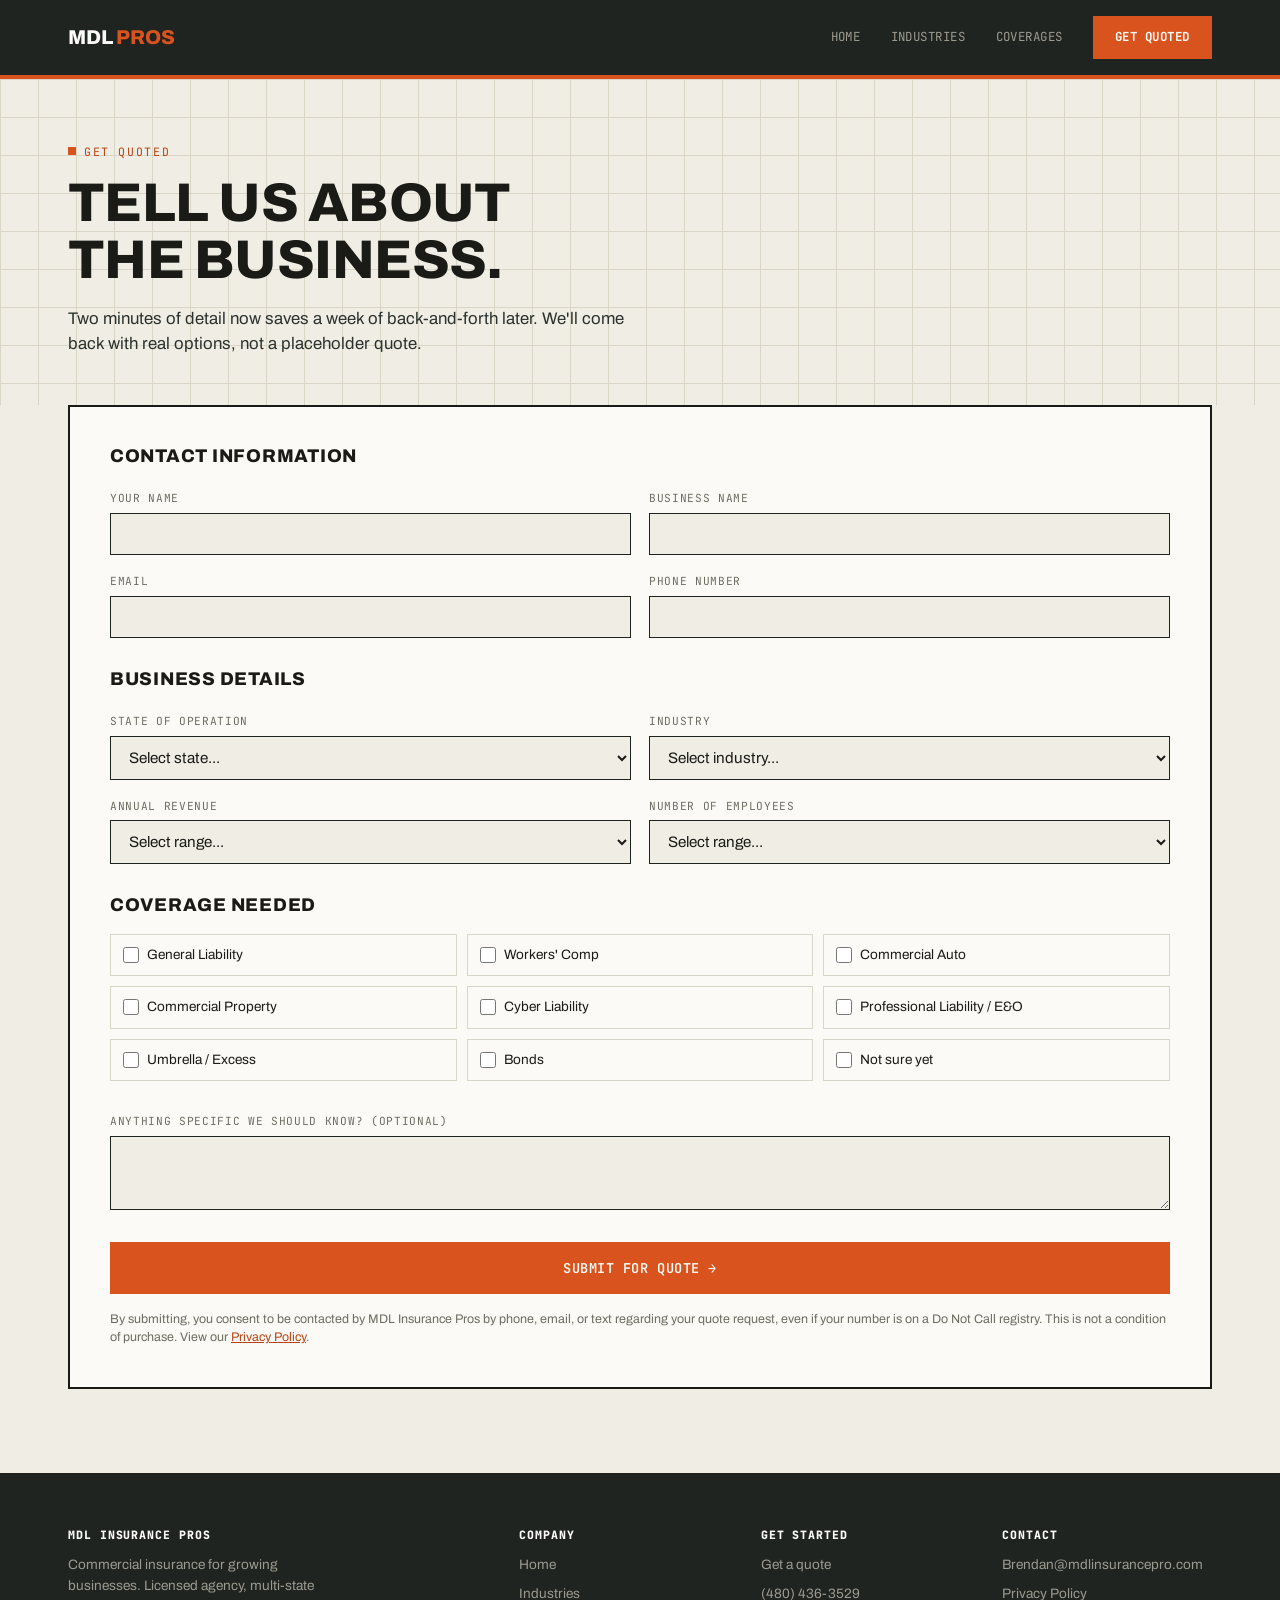
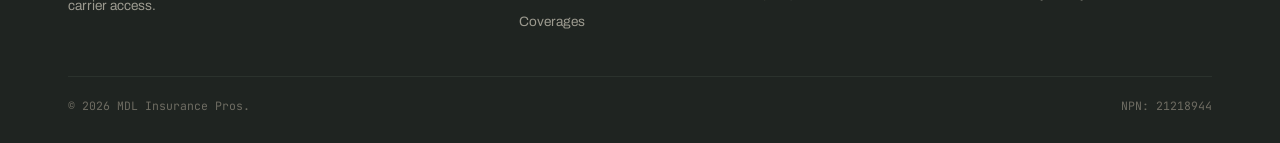
<file: quote.html>
<!DOCTYPE html>
<html lang="en">
<head>
<meta charset="UTF-8">
<meta name="viewport" content="width=device-width, initial-scale=1.0">
<title>Get Quoted — MDL Insurance Pros</title>
<link rel="stylesheet" href="styles.css">
  <!-- Google tag (gtag.js) -->
<script async src="https://www.googletagmanager.com/gtag/js?id=AW-18338574870"></script>
<script>
  window.dataLayer = window.dataLayer || [];
  function gtag(){dataLayer.push(arguments);}
  gtag('js', new Date());

  gtag('config', 'AW-18338574870');
</script>
</head>
<body>

<header>
  <div class="header-inner">
    <a href="index.html" class="logo">MDL <span>PROS</span></a>
    <nav>
      <a href="index.html">Home</a>
      <a href="industries.html">Industries</a>
      <a href="coverages.html">Coverages</a>
      <a href="quote.html" class="nav-cta active">Get Quoted</a>
    </nav>
    <button class="mobile-toggle" aria-label="Open menu" aria-expanded="false">≡</button>
  </div>
  <div class="mobile-nav" id="mobile-nav">
    <a href="index.html">Home</a>
    <a href="industries.html">Industries</a>
    <a href="coverages.html">Coverages</a>
    <a href="quote.html" class="nav-cta active">Get Quoted</a>
  </div>
</header>

<section class="hero blueprint-bg" style="padding-bottom:48px;">
  <div class="wrap">
    <div class="eyebrow">Get Quoted</div>
    <h1 style="font-size:clamp(2rem,4.5vw,3.4rem);">Tell us about<br>the business.</h1>
    <p style="max-width:560px; margin-top:18px; font-size:1.05rem;">Two minutes of detail now saves a week of back-and-forth later. We'll come back with real options, not a placeholder quote.</p>
  </div>
</section>

<section style="padding-top:0;">
  <div class="wrap">
    <form class="form-panel" id="quote-form">

      <h3 style="margin-bottom:24px; letter-spacing:0.04em;">Contact Information</h3>
      <div class="form-grid" style="margin-bottom:32px;">
        <div class="form-field">
          <label for="name">Your name</label>
          <input type="text" id="name" name="name" required>
        </div>
        <div class="form-field">
          <label for="business">Business name</label>
          <input type="text" id="business" name="business" required>
        </div>
        <div class="form-field">
          <label for="email">Email</label>
          <input type="email" id="email" name="email" required>
        </div>
        <div class="form-field">
          <label for="phone">Phone number</label>
          <input type="tel" id="phone" name="phone" required>
        </div>
      </div>

      <h3 style="margin-bottom:24px; letter-spacing:0.04em;">Business Details</h3>
      <div class="form-grid" style="margin-bottom:32px;">
        <div class="form-field">
          <label for="state">State of operation</label>
          <select id="state" name="state" required>
            <option value="">Select state...</option>
            <option>Arizona</option>
            <option>California</option>
            <option>Colorado</option>
            <option>Nevada</option>
            <option>New Mexico</option>
            <option>Texas</option>
            <option>Utah</option>
            <option>Other</option>
          </select>
        </div>
        <div class="form-field">
          <label for="industry">Industry</label>
          <select id="industry" name="industry" required>
            <option value="">Select industry...</option>
            <option>Construction / Contracting</option>
            <option>Transportation / Trucking</option>
            <option>Food &amp; Hospitality</option>
            <option>Professional Services</option>
            <option>Retail</option>
            <option>Care Provider / Facility</option>
            <option>Other</option>
          </select>
        </div>
        <div class="form-field">
          <label for="revenue">Annual revenue</label>
          <select id="revenue" name="revenue" required>
            <option value="">Select range...</option>
            <option>Under $100K</option>
            <option>$100K – $250K</option>
            <option>$250K – $500K</option>
            <option>$500K – $1M</option>
            <option>$1M – $5M</option>
            <option>$5M – $10M</option>
            <option>$10M+</option>
          </select>
        </div>
        <div class="form-field">
          <label for="employees">Number of employees</label>
          <select id="employees" name="employees">
            <option value="">Select range...</option>
            <option>Just me</option>
            <option>2 – 5</option>
            <option>6 – 15</option>
            <option>16 – 50</option>
            <option>50+</option>
          </select>
        </div>
      </div>

      <h3 style="margin-bottom:18px; letter-spacing:0.04em;">Coverage Needed</h3>
      <div class="checkbox-grid" style="margin-bottom:32px;">
        <label class="checkbox-item"><input type="checkbox" name="coverage" value="GL"> General Liability</label>
        <label class="checkbox-item"><input type="checkbox" name="coverage" value="WC"> Workers' Comp</label>
        <label class="checkbox-item"><input type="checkbox" name="coverage" value="Auto"> Commercial Auto</label>
        <label class="checkbox-item"><input type="checkbox" name="coverage" value="Property"> Commercial Property</label>
        <label class="checkbox-item"><input type="checkbox" name="coverage" value="Cyber"> Cyber Liability</label>
        <label class="checkbox-item"><input type="checkbox" name="coverage" value="EO"> Professional Liability / E&amp;O</label>
        <label class="checkbox-item"><input type="checkbox" name="coverage" value="Umbrella"> Umbrella / Excess</label>
        <label class="checkbox-item"><input type="checkbox" name="coverage" value="Bonds"> Bonds</label>
        <label class="checkbox-item"><input type="checkbox" name="coverage" value="NotSure"> Not sure yet</label>
      </div>

      <div class="form-field full" style="margin-bottom:32px;">
        <label for="notes">Anything specific we should know? (optional)</label>
        <textarea id="notes" name="notes" rows="3" style="font-family:var(--font-body); padding:12px 14px; border:1.5px solid var(--steel); background:var(--blueprint);"></textarea>
      </div>

      <button type="submit" class="btn btn-primary" style="width:100%; justify-content:center;">Submit for quote →</button>
      <p style="font-size:0.78rem; color:var(--concrete-dark); margin-top:16px;">By submitting, you consent to be contacted by MDL Insurance Pros by phone, email, or text regarding your quote request, even if your number is on a Do Not Call registry. This is not a condition of purchase. View our <a href="privacy.html" style="color:var(--safety-orange-dark); text-decoration:underline;">Privacy Policy</a>.</p>
    </form>

    <div id="form-success" style="display:none; text-align:center; padding:60px 20px;">
      <div class="hero-stamp" style="display:inline-block; margin-bottom:24px;">Request<br>Received</div>
      <h2 style="margin-bottom:14px;">Got it. We're on it.</h2>
      <p style="max-width:480px; margin:0 auto;">Someone from our team will follow up within one business day with real options for your business.</p>
    </div>
  </div>
</section>

<footer>
  <div class="wrap">
    <div class="footer-grid">
      <div class="footer-col">
        <h4>MDL Insurance Pros</h4>
        <p style="max-width:280px;">Commercial insurance for growing businesses. Licensed agency, multi-state carrier access.</p>
      </div>
      <div class="footer-col">
        <h4>Company</h4>
        <a href="index.html">Home</a>
        <a href="industries.html">Industries</a>
        <a href="coverages.html">Coverages</a>
      </div>
      <div class="footer-col">
        <h4>Get Started</h4>
        <a href="quote.html">Get a quote</a>
        <a href="tel:+14804363529">(480) 436-3529</a>
      </div>
      <div class="footer-col">
        <h4>Contact</h4>
        <a href="mailto:Brendan@mdlinsurancepro.com">Brendan@mdlinsurancepro.com</a>
        <a href="privacy.html">Privacy Policy</a>
      </div>
    </div>
    <div class="footer-bottom">
      <span>© 2026 MDL Insurance Pros.</span>
      <span>NPN: 21218944</span>
    </div>
  </div>
</footer>

<script>
// ── Web3Forms lead delivery ──────────────────────────────────────────────────
document.getElementById('quote-form').addEventListener('submit', async function(e) {
  e.preventDefault();

  var form = this;
  var submitBtn = form.querySelector('button[type="submit"]');
  submitBtn.textContent = 'Sending...';
  submitBtn.disabled = true;

  // Collect checkbox values
  var coverages = Array.from(form.querySelectorAll('input[name="coverage"]:checked'))
                       .map(function(cb) { return cb.value; }).join(', ') || 'None selected';

  var payload = {
    access_key: 'ec1e66be-d7bb-4315-ad79-1dcffc0374ff',
    subject: 'New Quote Request — MDL Insurance Pros',
    from_name: 'MDL Insurance Pros Website',
    name:      form.querySelector('#name').value,
    email:     form.querySelector('#email').value,
    phone:     form.querySelector('#phone').value,
    business:  form.querySelector('#business').value,
    state:     form.querySelector('#state').value,
    industry:  form.querySelector('#industry').value,
    revenue:   form.querySelector('#revenue').value,
    employees: form.querySelector('#employees').value,
    coverages: coverages,
    notes:     form.querySelector('#notes').value || 'None'
  };

  try {
    var res = await fetch('https://api.web3forms.com/submit', {
      method: 'POST',
      headers: { 'Content-Type': 'application/json', 'Accept': 'application/json' },
      body: JSON.stringify(payload)
    });
    var data = await res.json();

    if (data.success) {
      form.style.display = 'none';
      document.getElementById('form-success').style.display = 'block';
      window.scrollTo({ top: 0, behavior: 'smooth' });
    gtag('event', 'conversion', {
        'send_to': 'AW-18338574870/AZmiCMzL89kcEJbkwahE'
      });
    } else {
      throw new Error(data.message || 'Submission failed');
    }
  } catch (err) {
    submitBtn.textContent = 'Something went wrong — please call (480) 436-3529';
    submitBtn.style.background = 'var(--steel)';
    submitBtn.disabled = false;
    console.error('Web3Forms error:', err);
  }
});

// ── Mobile nav toggle ────────────────────────────────────────────────────────
(function() {
  var toggle = document.querySelector('.mobile-toggle');
  var menu = document.getElementById('mobile-nav');
  if (!toggle || !menu) return;
  toggle.addEventListener('click', function() {
    var isOpen = menu.classList.toggle('open');
    toggle.setAttribute('aria-expanded', isOpen ? 'true' : 'false');
    toggle.textContent = isOpen ? '×' : '≡';
  });
})();
</script>

</body>
</html>
</file>
<file: styles.css>
/* ============================================
   FOUNDATION — MDL INSURANCE PROS (Commercial)
   Design tokens grounded in working materials:
   safety orange, steel charcoal, blueprint paper,
   concrete gray, safety-flag yellow. Documentation
   and certification motifs carry across industries
   (permits, COIs, manifests, inspection tags).
   ============================================ */

@import url('https://fonts.googleapis.com/css2?family=Archivo+Expanded:wght@600;700;800&family=Archivo:wght@400;500;600;700&family=JetBrains+Mono:wght@400;500;600&display=swap');

:root {
  /* Color tokens */
  --steel:        #1F2421;
  --steel-soft:   #2B322D;
  --blueprint:    #EFEDE4;
  --blueprint-line: #DAD6C7;
  --concrete:     #9C9A8F;
  --concrete-dark:#6E6C62;
  --safety-orange:#D9531E;
  --safety-orange-dark:#B84314;
  --safety-yellow:#E8B33D;
  --paper-white:  #FBFAF6;
  --ink:          #1A1A17;

  /* Type */
  --font-display: 'Archivo Expanded', 'Archivo', sans-serif;
  --font-body: 'Archivo', sans-serif;
  --font-mono: 'JetBrains Mono', monospace;

  /* Layout */
  --maxw: 1200px;
  --radius: 2px;
  --stamp-rotate: -2deg;
}

* { margin: 0; padding: 0; box-sizing: border-box; }

html { scroll-behavior: smooth; }

body {
  font-family: var(--font-body);
  color: var(--ink);
  background: var(--blueprint);
  line-height: 1.5;
  -webkit-font-smoothing: antialiased;
}

a { color: inherit; text-decoration: none; }

img, svg { display: block; max-width: 100%; }

.wrap {
  max-width: var(--maxw);
  margin: 0 auto;
  padding: 0 28px;
}

h1, h2, h3, h4 {
  font-family: var(--font-display);
  font-weight: 800;
  letter-spacing: -0.01em;
  line-height: 1.05;
  text-transform: uppercase;
}

h1 { font-size: clamp(2.4rem, 5.5vw, 4.6rem); }
h2 { font-size: clamp(1.8rem, 3.4vw, 2.7rem); }
h3 { font-size: 1.15rem; letter-spacing: 0; }

p { font-size: 1rem; color: var(--steel-soft); }

.eyebrow {
  font-family: var(--font-mono);
  font-size: 0.72rem;
  letter-spacing: 0.14em;
  text-transform: uppercase;
  color: var(--safety-orange-dark);
  display: flex;
  align-items: center;
  gap: 8px;
  margin-bottom: 14px;
}
.eyebrow::before {
  content: '';
  width: 8px; height: 8px;
  background: var(--safety-orange);
  display: inline-block;
}

/* Blueprint grid texture, used as section background utility */
.blueprint-bg {
  background-color: var(--blueprint);
  background-image:
    linear-gradient(var(--blueprint-line) 1px, transparent 1px),
    linear-gradient(90deg, var(--blueprint-line) 1px, transparent 1px);
  background-size: 38px 38px;
}

.steel-bg {
  background: var(--steel);
  color: var(--blueprint);
}
.steel-bg p { color: var(--concrete); }
.steel-bg h1, .steel-bg h2, .steel-bg h3 { color: var(--paper-white); }

/* ============== HEADER ============== */
header {
  position: sticky; top: 0; z-index: 50;
  background: var(--steel);
  border-bottom: 4px solid var(--safety-orange);
}
.header-inner {
  display: flex; align-items: center; justify-content: space-between;
  padding: 16px 28px;
  max-width: var(--maxw); margin: 0 auto;
}
.logo {
  font-family: var(--font-display);
  font-weight: 800;
  font-size: 1.25rem;
  color: var(--paper-white);
  letter-spacing: -0.01em;
  display: flex; align-items: baseline; gap: 4px;
}
.logo span { color: var(--safety-orange); }
nav { display: flex; align-items: center; gap: 30px; }
nav a {
  font-family: var(--font-mono);
  font-size: 0.78rem;
  letter-spacing: 0.04em;
  text-transform: uppercase;
  color: var(--concrete);
  transition: color 0.15s;
}
nav a:hover, nav a.active { color: var(--paper-white); }
.nav-cta {
  background: var(--safety-orange);
  color: var(--paper-white) !important;
  padding: 10px 20px;
  font-weight: 700;
  border: 2px solid var(--safety-orange);
  transition: background 0.15s, color 0.15s;
}
.nav-cta:hover { background: transparent; color: var(--safety-orange) !important; }
.mobile-toggle { display: none; background: none; border: none; color: var(--paper-white); font-size: 1.6rem; cursor: pointer; line-height: 1; padding: 4px 8px; }

/* Mobile nav dropdown panel */
.mobile-nav {
  display: none;
  flex-direction: column;
  background: var(--steel);
  border-top: 1px solid var(--steel-soft);
}
.mobile-nav.open { display: flex; }
.mobile-nav a {
  font-family: var(--font-mono);
  font-size: 0.85rem;
  letter-spacing: 0.04em;
  text-transform: uppercase;
  color: var(--concrete);
  padding: 16px 28px;
  border-bottom: 1px solid var(--steel-soft);
}
.mobile-nav a.nav-cta {
  background: var(--safety-orange);
  color: var(--paper-white);
  font-weight: 700;
}
.mobile-nav a:hover, .mobile-nav a.active { color: var(--paper-white); }

/* ============== BUTTONS ============== */
.btn {
  display: inline-flex; align-items: center; gap: 10px;
  font-family: var(--font-mono);
  font-weight: 600;
  font-size: 0.85rem;
  letter-spacing: 0.04em;
  text-transform: uppercase;
  padding: 15px 26px;
  border: 2px solid var(--ink);
  cursor: pointer;
  transition: transform 0.15s ease, background 0.15s, color 0.15s;
}
.btn-primary {
  background: var(--safety-orange);
  border-color: var(--safety-orange);
  color: var(--paper-white);
}
.btn-primary:hover { transform: translate(-2px, -2px); box-shadow: 4px 4px 0 var(--ink); }
.btn-ghost {
  background: transparent;
  border-color: var(--steel);
  color: var(--steel);
}
.btn-ghost:hover { transform: translate(-2px, -2px); box-shadow: 4px 4px 0 var(--steel); }
.btn-ghost.on-dark { border-color: var(--paper-white); color: var(--paper-white); }
.btn-ghost.on-dark:hover { box-shadow: 4px 4px 0 var(--paper-white); }

/* ============== HERO (title-block / blueprint corner motif) ============== */
.hero {
  padding: 64px 0 0;
  position: relative;
}
.title-block {
  border: 2px solid var(--ink);
  background: var(--paper-white);
  padding: 0;
  margin-top: 40px;
}
.title-block-row {
  display: grid;
  grid-template-columns: 1fr 1fr 1fr 1fr;
  border-top: 2px solid var(--ink);
}
.title-block-row > div {
  padding: 14px 18px;
  border-right: 2px solid var(--ink);
  font-family: var(--font-mono);
  font-size: 0.74rem;
}
.title-block-row > div:last-child { border-right: none; }
.title-block-row .tb-label {
  text-transform: uppercase;
  letter-spacing: 0.08em;
  color: var(--concrete-dark);
  display: block;
  margin-bottom: 4px;
  font-size: 0.65rem;
}
.title-block-row .tb-value {
  color: var(--ink);
  font-weight: 600;
}
.hero-main {
  padding: 56px 32px 36px;
  display: grid;
  grid-template-columns: 1.3fr 1fr;
  gap: 40px;
  align-items: end;
}
.hero-main p { font-size: 1.1rem; max-width: 480px; }
.hero-actions { display: flex; gap: 16px; margin-top: 28px; flex-wrap: wrap; }
.hero-stamp {
  justify-self: end;
  align-self: start;
  border: 3px solid var(--safety-orange);
  color: var(--safety-orange-dark);
  font-family: var(--font-mono);
  font-weight: 700;
  font-size: 0.8rem;
  text-align: center;
  text-transform: uppercase;
  padding: 16px 20px;
  transform: rotate(var(--stamp-rotate));
  letter-spacing: 0.05em;
  line-height: 1.5;
}

/* ============== SECTIONS ============== */
section { padding: 84px 0; }
.section-head {
  max-width: 640px;
  margin-bottom: 48px;
}
.section-head.center { margin-left: auto; margin-right: auto; text-align: center; }

/* ============== STAMP CARDS (coverage/industry grid) ============== */
.stamp-grid {
  display: grid;
  grid-template-columns: repeat(4, 1fr);
  gap: 1px;
  background: var(--ink);
  border: 1px solid var(--ink);
}
.stamp-card {
  background: var(--paper-white);
  padding: 28px 22px;
  position: relative;
  transition: background 0.15s;
  min-height: 190px;
  display: flex;
  flex-direction: column;
}
.stamp-card:hover { background: var(--blueprint); }
.stamp-tag {
  font-family: var(--font-mono);
  font-size: 0.65rem;
  letter-spacing: 0.08em;
  color: var(--concrete-dark);
  border: 1px solid var(--concrete);
  display: inline-block;
  padding: 3px 8px;
  margin-bottom: 16px;
  align-self: flex-start;
}
.stamp-card h3 { margin-bottom: 8px; font-size: 1.05rem; }
.stamp-card p { font-size: 0.88rem; flex-grow: 1; }
.stamp-card .stamp-num {
  font-family: var(--font-mono);
  font-size: 0.7rem;
  color: var(--safety-orange);
  margin-top: 14px;
  font-weight: 600;
}

/* ============== INDUSTRY CARDS (link cards) ============== */
.industry-grid {
  display: grid;
  grid-template-columns: repeat(3, 1fr);
  gap: 18px;
}
.industry-card {
  border: 2px solid var(--ink);
  background: var(--paper-white);
  padding: 26px;
  display: block;
  position: relative;
  overflow: hidden;
  transition: transform 0.15s;
}
.industry-card:hover { transform: translate(-3px, -3px); box-shadow: 5px 5px 0 var(--safety-orange); }
.industry-card .ic-eyebrow {
  font-family: var(--font-mono);
  font-size: 0.68rem;
  color: var(--concrete-dark);
  letter-spacing: 0.08em;
  text-transform: uppercase;
  margin-bottom: 10px;
}
.industry-card h3 { font-size: 1.2rem; margin-bottom: 10px; }
.industry-card p { font-size: 0.88rem; margin-bottom: 18px; }
.industry-card .ic-arrow {
  font-family: var(--font-mono);
  font-size: 0.8rem;
  color: var(--safety-orange-dark);
  font-weight: 700;
}

/* ============== STATS STRIP ============== */
.stats-strip {
  display: grid;
  grid-template-columns: repeat(4, 1fr);
  border: 2px solid var(--paper-white);
}
.stat-block {
  padding: 30px 24px;
  border-right: 2px solid var(--paper-white);
}
.stat-block:last-child { border-right: none; }
.stat-num {
  font-family: var(--font-mono);
  font-size: 2.4rem;
  font-weight: 700;
  color: var(--safety-yellow);
  display: block;
  margin-bottom: 6px;
}
.stat-label {
  font-size: 0.85rem;
  color: var(--concrete);
}

/* ============== TIMELINE / PROCESS (real sequence — numbered legitimately) ============== */
.process-list { display: flex; flex-direction: column; }
.process-item {
  display: grid;
  grid-template-columns: 90px 1fr;
  gap: 24px;
  padding: 28px 0;
  border-top: 1px solid var(--blueprint-line);
}
.process-item:last-child { border-bottom: 1px solid var(--blueprint-line); }
.process-step {
  font-family: var(--font-mono);
  font-size: 0.78rem;
  color: var(--safety-orange-dark);
  font-weight: 700;
  letter-spacing: 0.06em;
}
.process-item h3 { margin-bottom: 6px; }
.process-item p { max-width: 560px; }

/* ============== CARRIER STRIP ============== */
.carrier-strip {
  display: flex;
  flex-wrap: wrap;
  gap: 14px;
}
.carrier-chip {
  font-family: var(--font-mono);
  font-size: 0.85rem;
  font-weight: 600;
  border: 1.5px solid var(--steel);
  padding: 10px 18px;
  color: var(--steel);
}

/* ============== FORM ============== */
.form-panel {
  background: var(--paper-white);
  border: 2px solid var(--ink);
  padding: 40px;
}
.form-grid {
  display: grid;
  grid-template-columns: 1fr 1fr;
  gap: 18px;
}
.form-field { display: flex; flex-direction: column; gap: 6px; }
.form-field.full { grid-column: 1 / -1; }
.form-field label {
  font-family: var(--font-mono);
  font-size: 0.7rem;
  letter-spacing: 0.06em;
  text-transform: uppercase;
  color: var(--concrete-dark);
}
.form-field input,
.form-field select,
.form-field textarea {
  font-family: var(--font-body);
  font-size: 0.95rem;
  padding: 12px 14px;
  border: 1.5px solid var(--steel);
  background: var(--blueprint);
  color: var(--ink);
}
.form-field input:focus,
.form-field select:focus,
.form-field textarea:focus {
  outline: 3px solid var(--safety-yellow);
  outline-offset: 0;
}
.checkbox-grid {
  display: grid;
  grid-template-columns: repeat(3, 1fr);
  gap: 10px;
}
.checkbox-item {
  display: flex; align-items: center; gap: 8px;
  font-size: 0.85rem;
  border: 1px solid var(--blueprint-line);
  padding: 10px 12px;
  cursor: pointer;
}
.checkbox-item input { width: 16px; height: 16px; accent-color: var(--safety-orange); }
.checkbox-item:hover { background: var(--blueprint); }

/* ============== TESTIMONIAL ============== */
.testimonial-card {
  border-left: 4px solid var(--safety-orange);
  background: var(--paper-white);
  padding: 32px;
}
.testimonial-card p.quote { font-size: 1.05rem; color: var(--ink); margin-bottom: 18px; font-style: normal; }
.testimonial-meta { font-family: var(--font-mono); font-size: 0.78rem; color: var(--concrete-dark); }
.testimonial-meta strong { color: var(--ink); }

/* ============== FOOTER ============== */
footer { background: var(--steel); color: var(--concrete); padding: 56px 0 28px; }
.footer-grid {
  display: grid;
  grid-template-columns: 2fr 1fr 1fr 1fr;
  gap: 32px;
  padding-bottom: 36px;
  border-bottom: 1px solid var(--steel-soft);
}
.footer-col h4 {
  font-family: var(--font-mono);
  font-size: 0.72rem;
  letter-spacing: 0.08em;
  color: var(--paper-white);
  margin-bottom: 14px;
  text-transform: uppercase;
}
.footer-col a, .footer-col p { display: block; font-size: 0.85rem; color: var(--concrete); margin-bottom: 8px; }
.footer-col a:hover { color: var(--safety-orange); }
.footer-bottom {
  padding-top: 20px;
  display: flex; justify-content: space-between; align-items: center;
  font-family: var(--font-mono);
  font-size: 0.72rem;
  color: var(--concrete-dark);
  flex-wrap: wrap;
  gap: 10px;
}

/* ============== UTILS ============== */
.flex-between { display: flex; justify-content: space-between; align-items: center; flex-wrap: wrap; gap: 16px; }
.tag-row { display: flex; gap: 10px; flex-wrap: wrap; }

/* ============== RESPONSIVE ============== */
@media (max-width: 900px) {
  nav { display: none; }
  .mobile-toggle { display: block; }
  .hero-main { grid-template-columns: 1fr; }
  .hero-stamp { justify-self: start; }
  .title-block-row { grid-template-columns: 1fr 1fr; }
  .stamp-grid { grid-template-columns: repeat(2, 1fr); }
  .industry-grid { grid-template-columns: 1fr; }
  .stats-strip { grid-template-columns: repeat(2, 1fr); }
  .stat-block:nth-child(2) { border-right: none; }
  .footer-grid { grid-template-columns: 1fr 1fr; }
  .form-grid { grid-template-columns: 1fr; }
  .checkbox-grid { grid-template-columns: 1fr 1fr; }
}
@media (max-width: 560px) {
  .title-block-row { grid-template-columns: 1fr; }
  .title-block-row > div { border-right: none; border-bottom: 1px solid var(--ink); }
  .stamp-grid { grid-template-columns: 1fr; }
  .stats-strip { grid-template-columns: 1fr; }
  .stat-block { border-right: none; border-bottom: 2px solid var(--paper-white); }
  .checkbox-grid { grid-template-columns: 1fr; }
}

@media (prefers-reduced-motion: reduce) {
  * { transition: none !important; animation: none !important; }
}

:focus-visible { outline: 3px solid var(--safety-yellow); outline-offset: 2px; }
</file>
